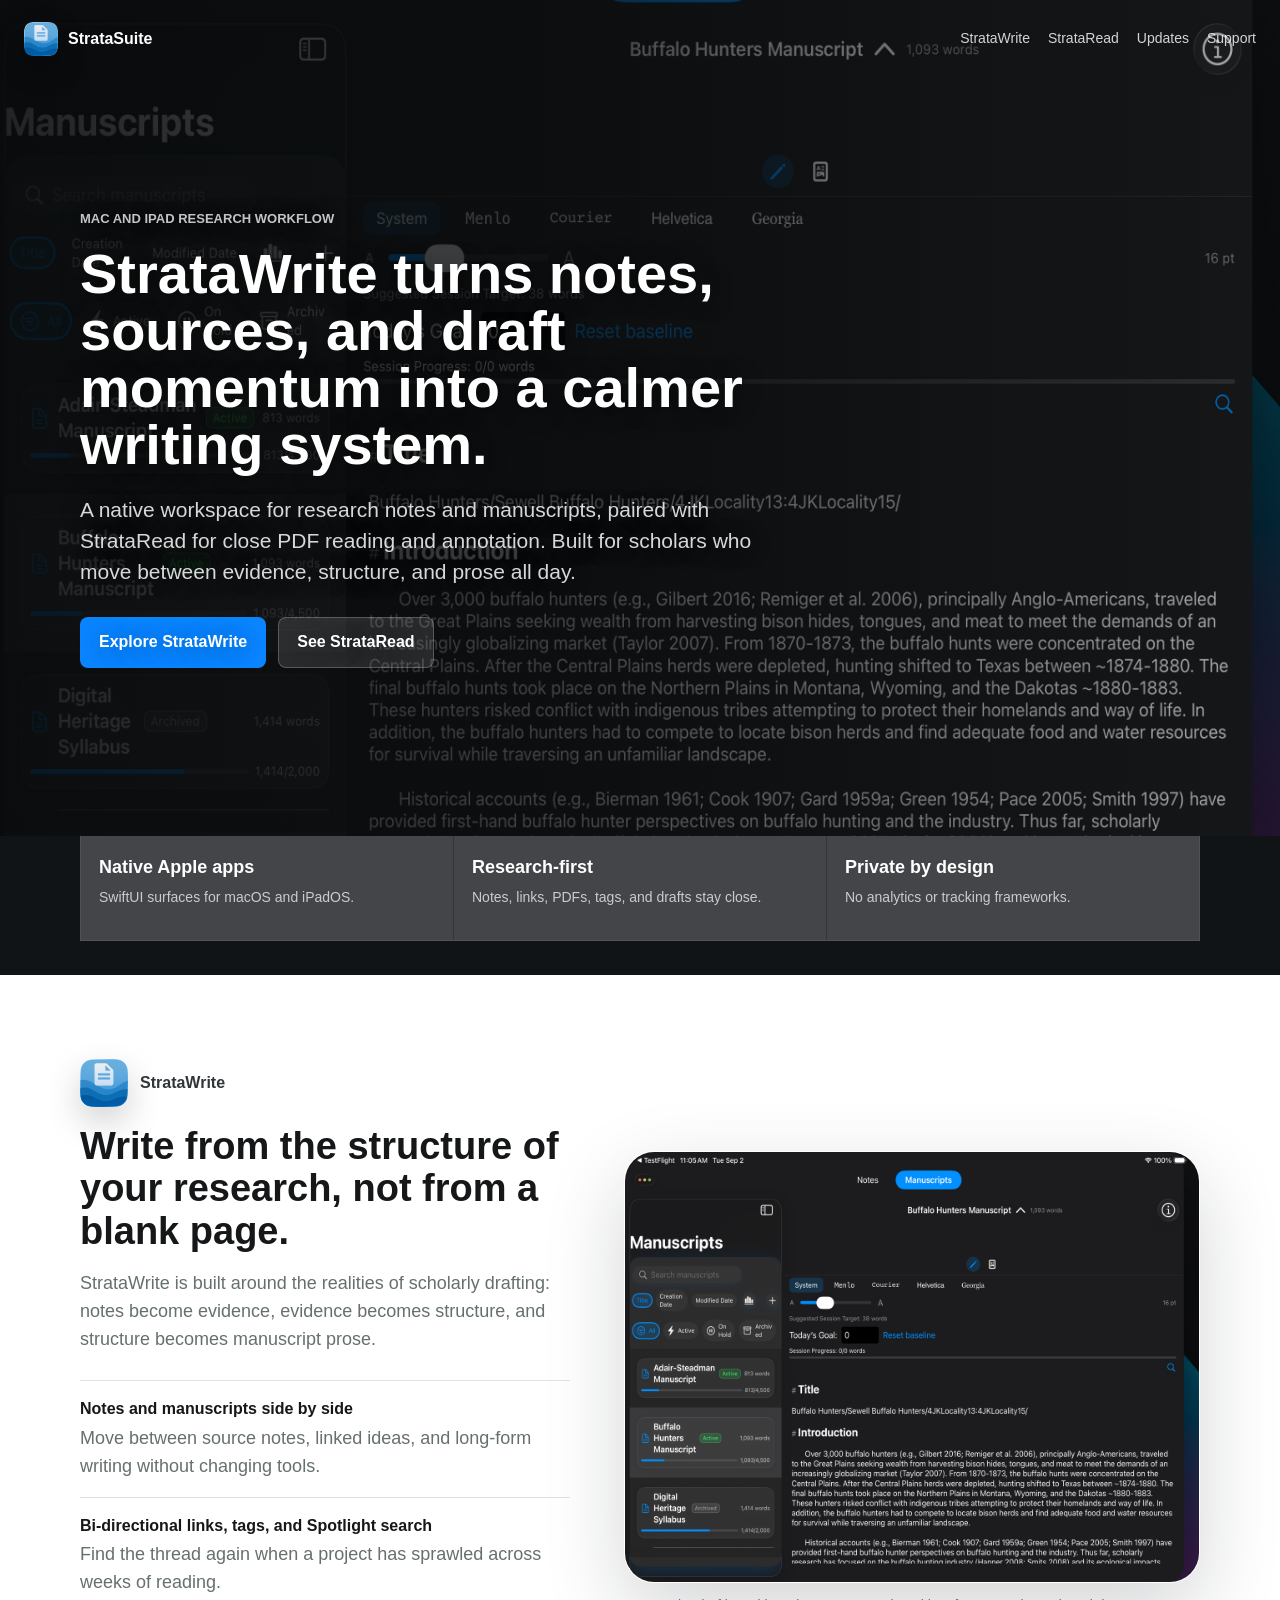
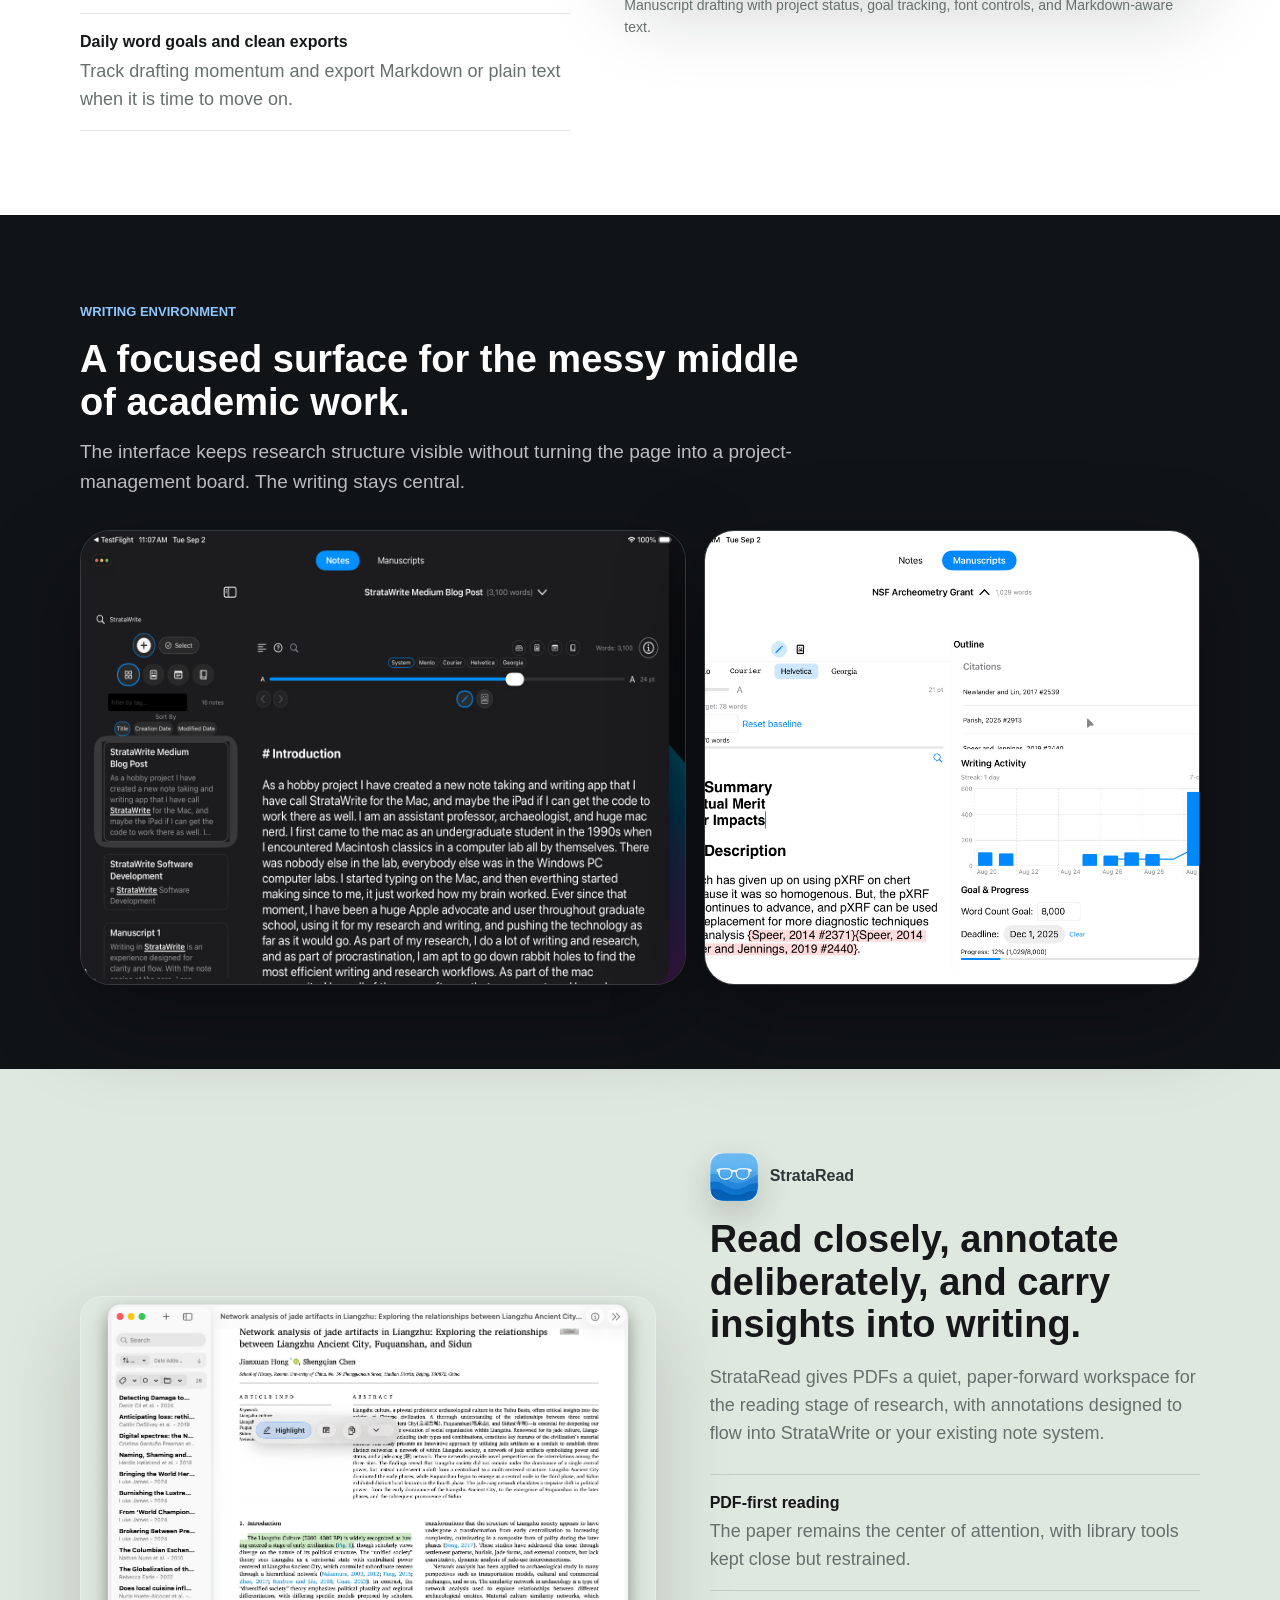
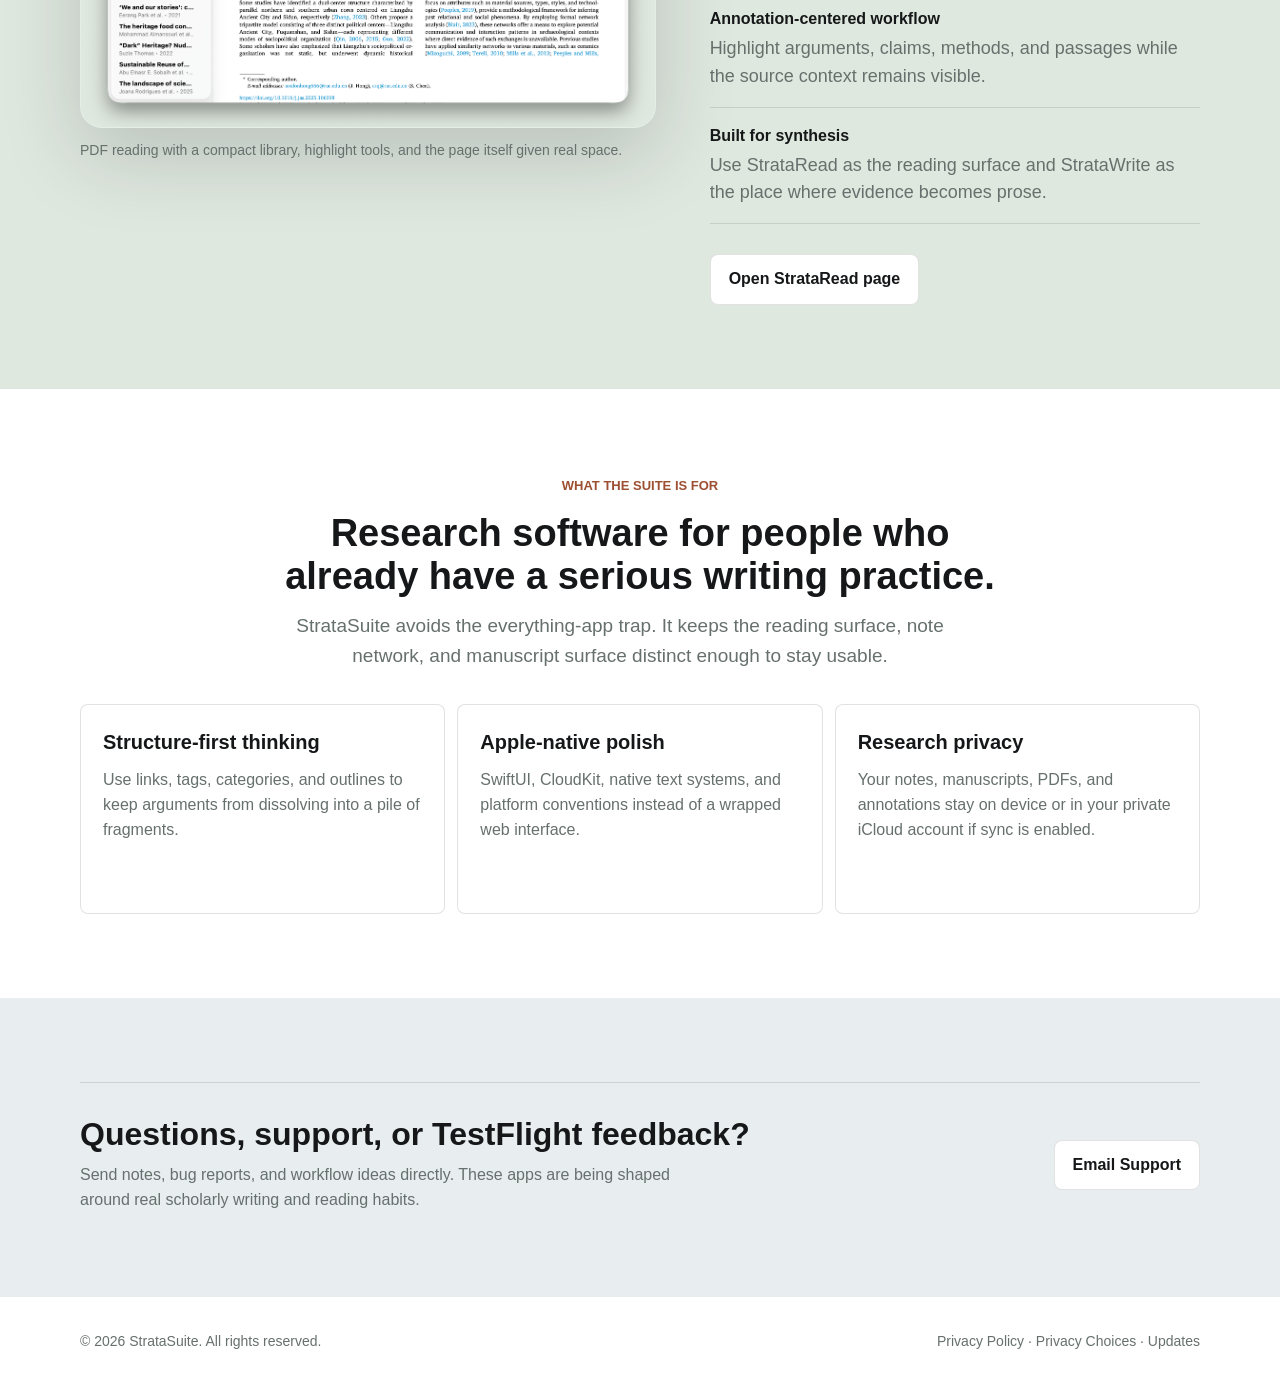
<file: index.html>
<!DOCTYPE html>
<html lang="en">
<head>
  <meta charset="utf-8">
  <meta name="viewport" content="width=device-width, initial-scale=1">
  <title>StrataWrite &mdash; StrataSuite</title>

  <meta name="description" content="StrataSuite for macOS and iPadOS: StrataWrite for research-first drafting and StrataRead for PDF reading and annotation workflows.">
  <link rel="apple-touch-icon" sizes="180x180" href="apple-touch-icon.png">
  <link rel="icon" type="image/png" sizes="32x32" href="favicon-32x32.png">
  <link rel="icon" type="image/png" sizes="16x16" href="favicon-16x16.png">
  <link rel="manifest" href="site.webmanifest">
  <link rel="stylesheet" href="assets/site.css">

  <meta property="og:title" content="StrataWrite">
  <meta property="og:description" content="Research-first writing, notes, manuscripts, PDF reading, and annotation workflows for macOS and iPadOS.">
  <meta property="og:type" content="website">
  <meta property="og:image" content="android-chrome-512x512.png">
</head>

<body>
  <header class="hero home-hero">
    <nav class="site-nav" aria-label="Primary navigation">
      <a class="brand" href="index.html">
        <img src="android-chrome-192x192.png" alt="StrataWrite icon">
        <span>StrataSuite</span>
      </a>
      <div class="nav-links">
        <a href="#stratawrite">StrataWrite</a>
        <a href="#strataread">StrataRead</a>
        <a href="blog.html">Updates</a>
        <a href="mailto:stance@mac.com?subject=StrataWrite%20Support">Support</a>
      </div>
    </nav>

    <div class="hero-inner">
      <div class="hero-copy">
        <p class="eyebrow">Mac and iPad research workflow</p>
        <h1>StrataWrite turns notes, sources, and draft momentum into a calmer writing system.</h1>
        <p class="hero-sub">A native workspace for research notes and manuscripts, paired with StrataRead for close PDF reading and annotation. Built for scholars who move between evidence, structure, and prose all day.</p>
        <div class="actions">
          <a class="button primary" href="#stratawrite">Explore StrataWrite</a>
          <a class="button" href="#strataread">See StrataRead</a>
        </div>
      </div>

    </div>
  </header>

  <main>
    <section class="proof-band" aria-label="Product highlights">
      <div class="hero-proof">
        <div class="proof-item">
          <strong>Native Apple apps</strong>
          <span>SwiftUI surfaces for macOS and iPadOS.</span>
        </div>
        <div class="proof-item">
          <strong>Research-first</strong>
          <span>Notes, links, PDFs, tags, and drafts stay close.</span>
        </div>
        <div class="proof-item">
          <strong>Private by design</strong>
          <span>No analytics or tracking frameworks.</span>
        </div>
      </div>
    </section>

    <section class="band white" id="stratawrite">
      <div class="wrap product-row">
        <div class="product-copy">
          <div class="app-mark">
            <img src="android-chrome-192x192.png" alt="">
            <span>StrataWrite</span>
          </div>
          <h2>Write from the structure of your research, not from a blank page.</h2>
          <p>StrataWrite is built around the realities of scholarly drafting: notes become evidence, evidence becomes structure, and structure becomes manuscript prose.</p>

          <div class="feature-lines">
            <div class="feature-line">
              <strong>Notes and manuscripts side by side</strong>
              <p>Move between source notes, linked ideas, and long-form writing without changing tools.</p>
            </div>
            <div class="feature-line">
              <strong>Bi-directional links, tags, and Spotlight search</strong>
              <p>Find the thread again when a project has sprawled across weeks of reading.</p>
            </div>
            <div class="feature-line">
              <strong>Daily word goals and clean exports</strong>
              <p>Track drafting momentum and export Markdown or plain text when it is time to move on.</p>
            </div>
          </div>
        </div>

        <figure class="screen ipad">
          <img src="assets/shot1.png" alt="StrataWrite manuscript editor with project list, writing goals, and draft text.">
          <figcaption class="screen-caption">Manuscript drafting with project status, goal tracking, font controls, and Markdown-aware text.</figcaption>
        </figure>
      </div>
    </section>

    <section class="band dark">
      <div class="wrap">
        <div class="section-heading">
          <p class="eyebrow">Writing environment</p>
          <h2>A focused surface for the messy middle of academic work.</h2>
          <p class="lede">The interface keeps research structure visible without turning the page into a project-management board. The writing stays central.</p>
        </div>

        <div class="showcase-grid">
          <figure class="screen ipad">
            <img src="assets/shot2.png" alt="StrataWrite notes editor with linked writing text and formatting controls.">
          </figure>
          <figure class="screen ipad">
            <img src="assets/shot4.png" alt="StrataWrite list and outline view for managing manuscript sections.">
          </figure>
        </div>
      </div>
    </section>

    <section class="band sage" id="strataread">
      <div class="wrap product-row reverse">
        <figure class="screen window">
          <img src="assets/strataread-shot1.png" alt="StrataRead PDF reader with paper library and annotation controls.">
          <figcaption class="screen-caption">PDF reading with a compact library, highlight tools, and the page itself given real space.</figcaption>
        </figure>

        <div class="product-copy">
          <div class="app-mark">
            <img src="assets/strataread-icon.png" alt="">
            <span>StrataRead</span>
          </div>
          <h2>Read closely, annotate deliberately, and carry insights into writing.</h2>
          <p>StrataRead gives PDFs a quiet, paper-forward workspace for the reading stage of research, with annotations designed to flow into StrataWrite or your existing note system.</p>

          <div class="feature-lines">
            <div class="feature-line">
              <strong>PDF-first reading</strong>
              <p>The paper remains the center of attention, with library tools kept close but restrained.</p>
            </div>
            <div class="feature-line">
              <strong>Annotation-centered workflow</strong>
              <p>Highlight arguments, claims, methods, and passages while the source context remains visible.</p>
            </div>
            <div class="feature-line">
              <strong>Built for synthesis</strong>
              <p>Use StrataRead as the reading surface and StrataWrite as the place where evidence becomes prose.</p>
            </div>
          </div>

          <div class="actions">
            <a class="button light" href="strataread.html">Open StrataRead page</a>
          </div>
        </div>
      </div>
    </section>

    <section class="band white">
      <div class="wrap">
        <div class="section-heading center">
          <p class="eyebrow">What the suite is for</p>
          <h2>Research software for people who already have a serious writing practice.</h2>
          <p class="lede">StrataSuite avoids the everything-app trap. It keeps the reading surface, note network, and manuscript surface distinct enough to stay usable.</p>
        </div>

        <div class="feature-grid">
          <article class="feature-tile">
            <h3>Structure-first thinking</h3>
            <p>Use links, tags, categories, and outlines to keep arguments from dissolving into a pile of fragments.</p>
          </article>
          <article class="feature-tile">
            <h3>Apple-native polish</h3>
            <p>SwiftUI, CloudKit, native text systems, and platform conventions instead of a wrapped web interface.</p>
          </article>
          <article class="feature-tile">
            <h3>Research privacy</h3>
            <p>Your notes, manuscripts, PDFs, and annotations stay on device or in your private iCloud account if sync is enabled.</p>
          </article>
        </div>
      </div>
    </section>

    <section class="band mist">
      <div class="wrap closing">
        <div>
          <h2>Questions, support, or TestFlight feedback?</h2>
          <p>Send notes, bug reports, and workflow ideas directly. These apps are being shaped around real scholarly writing and reading habits.</p>
        </div>
        <a class="button light" href="mailto:stance@mac.com?subject=StrataSuite%20Support">Email Support</a>
      </div>
    </section>
  </main>

  <footer class="site-footer">
    <div class="footer-inner">
      <span>&copy; <span id="year"></span> StrataSuite. All rights reserved.</span>
      <span><a href="privacy.html">Privacy Policy</a> · <a href="privacy-choices.html">Privacy Choices</a> · <a href="blog.html">Updates</a></span>
    </div>
    <script>document.getElementById('year').textContent = new Date().getFullYear();</script>
  </footer>
</body>
</html>
</file>
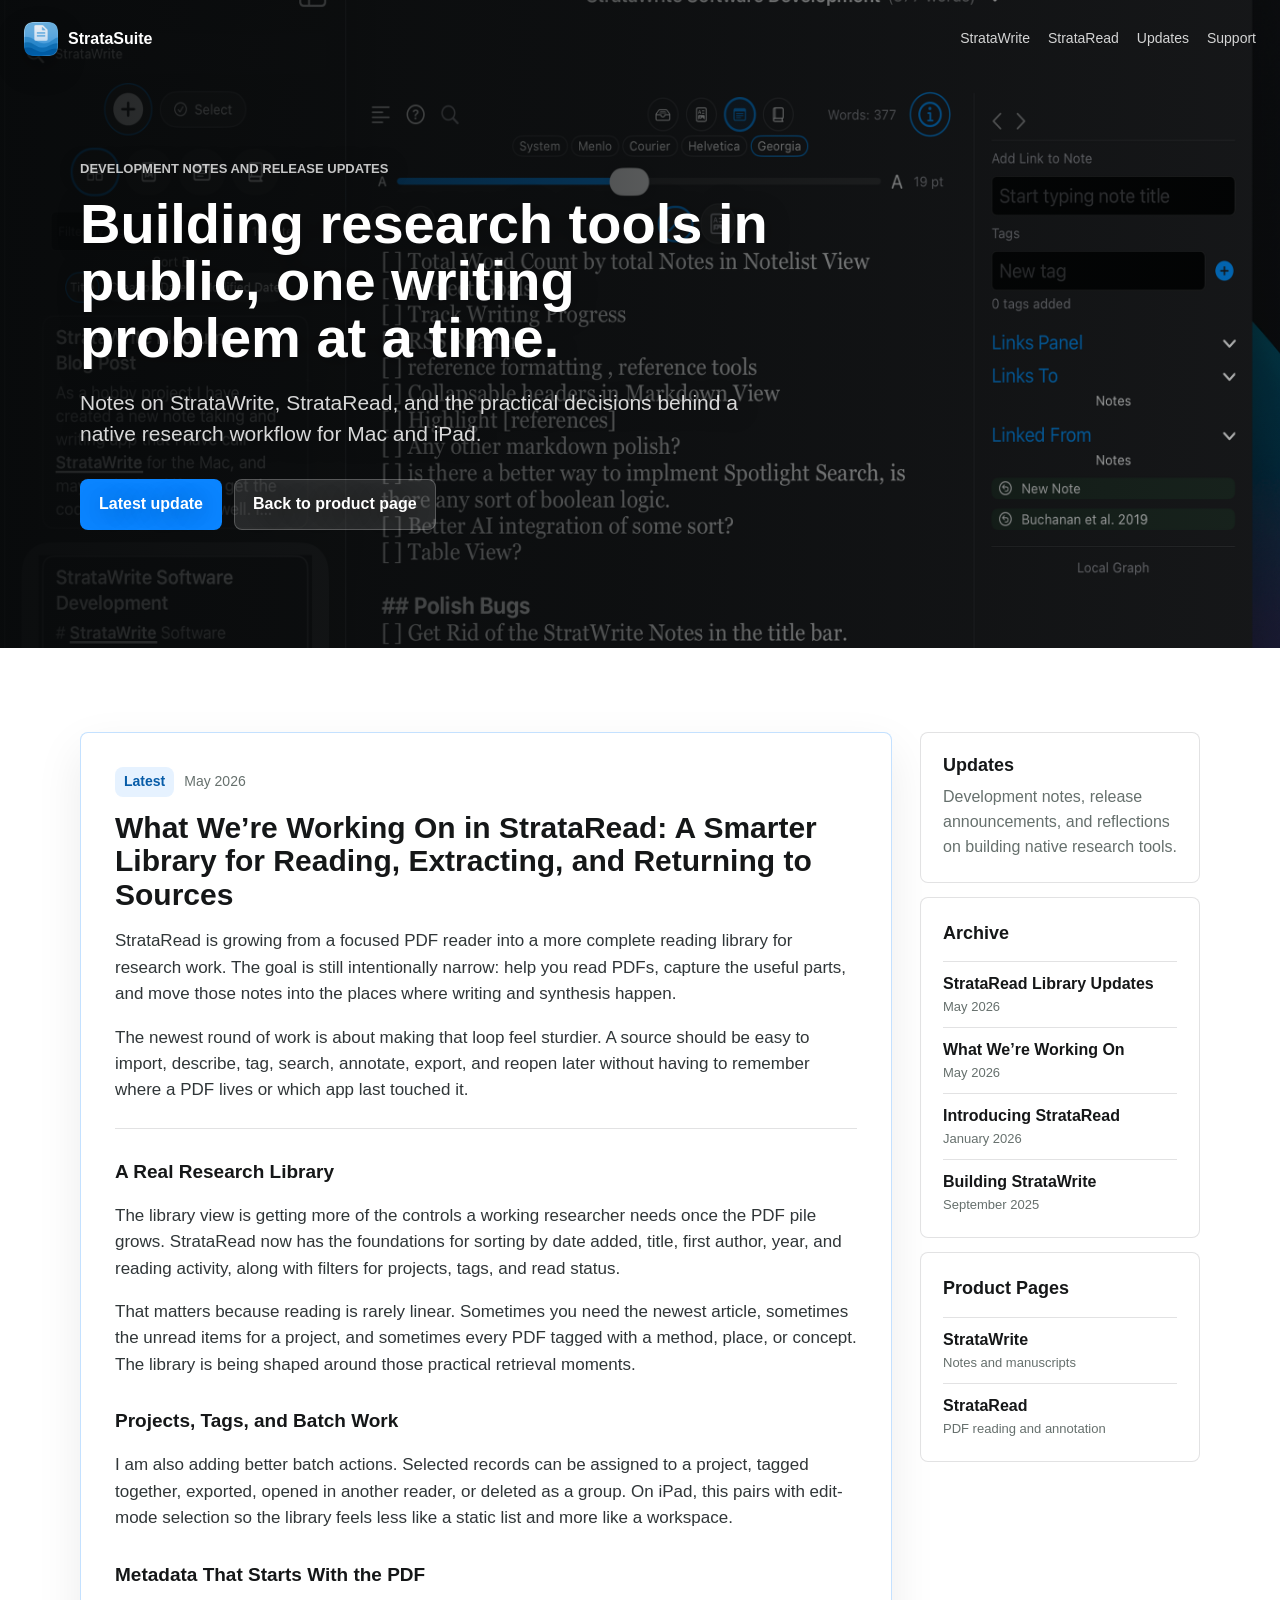
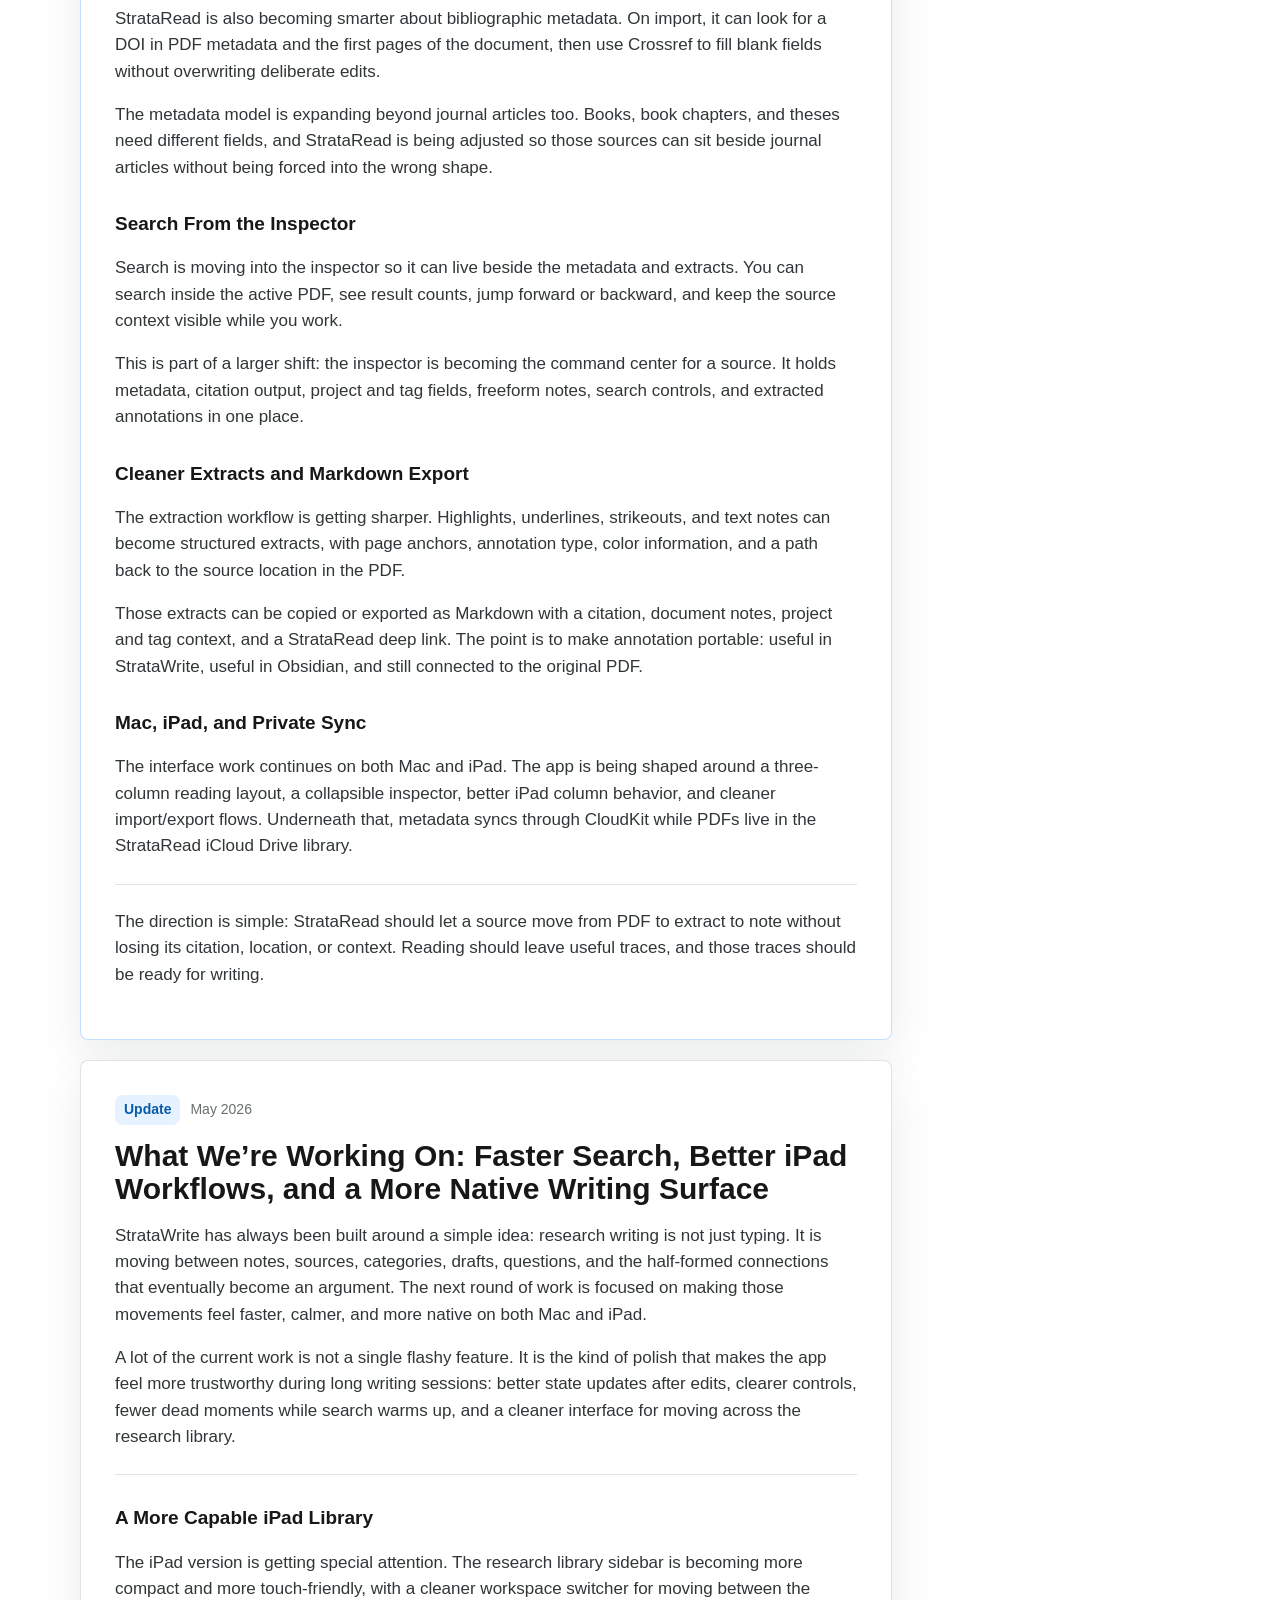
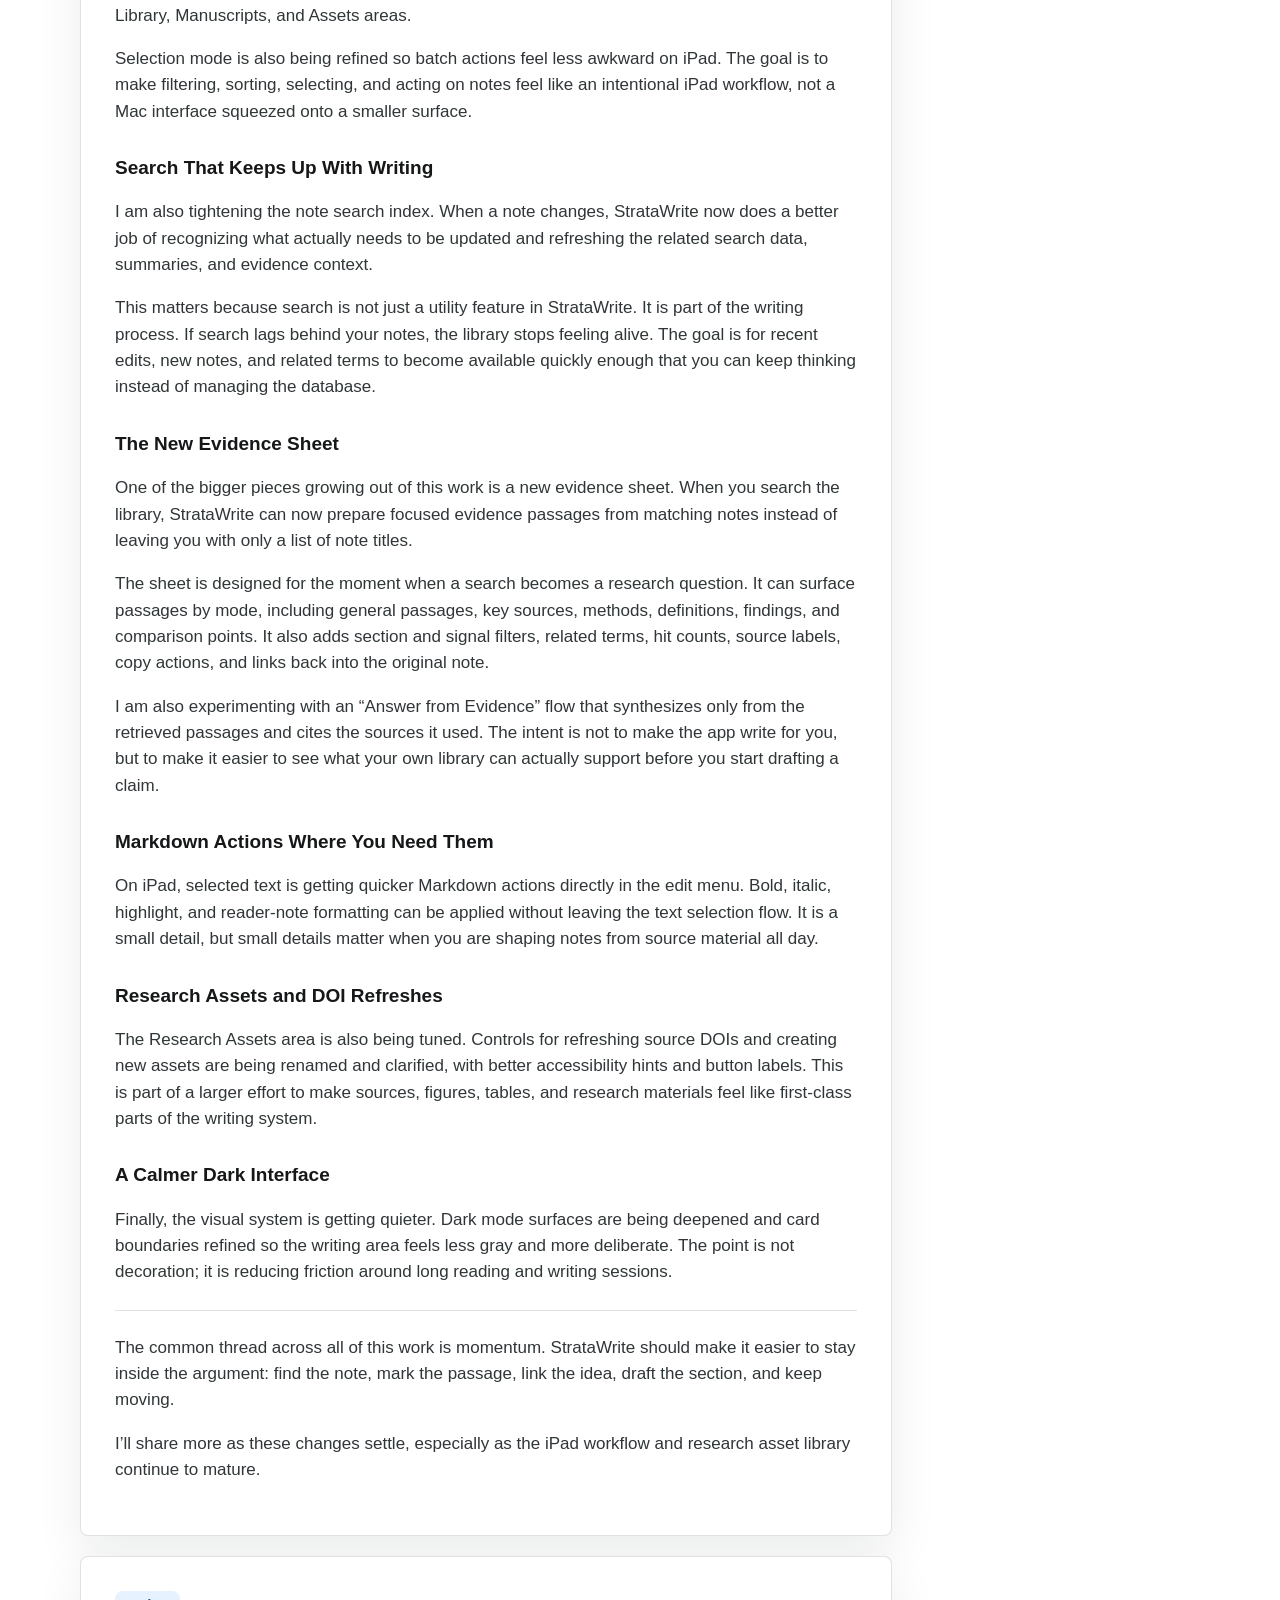
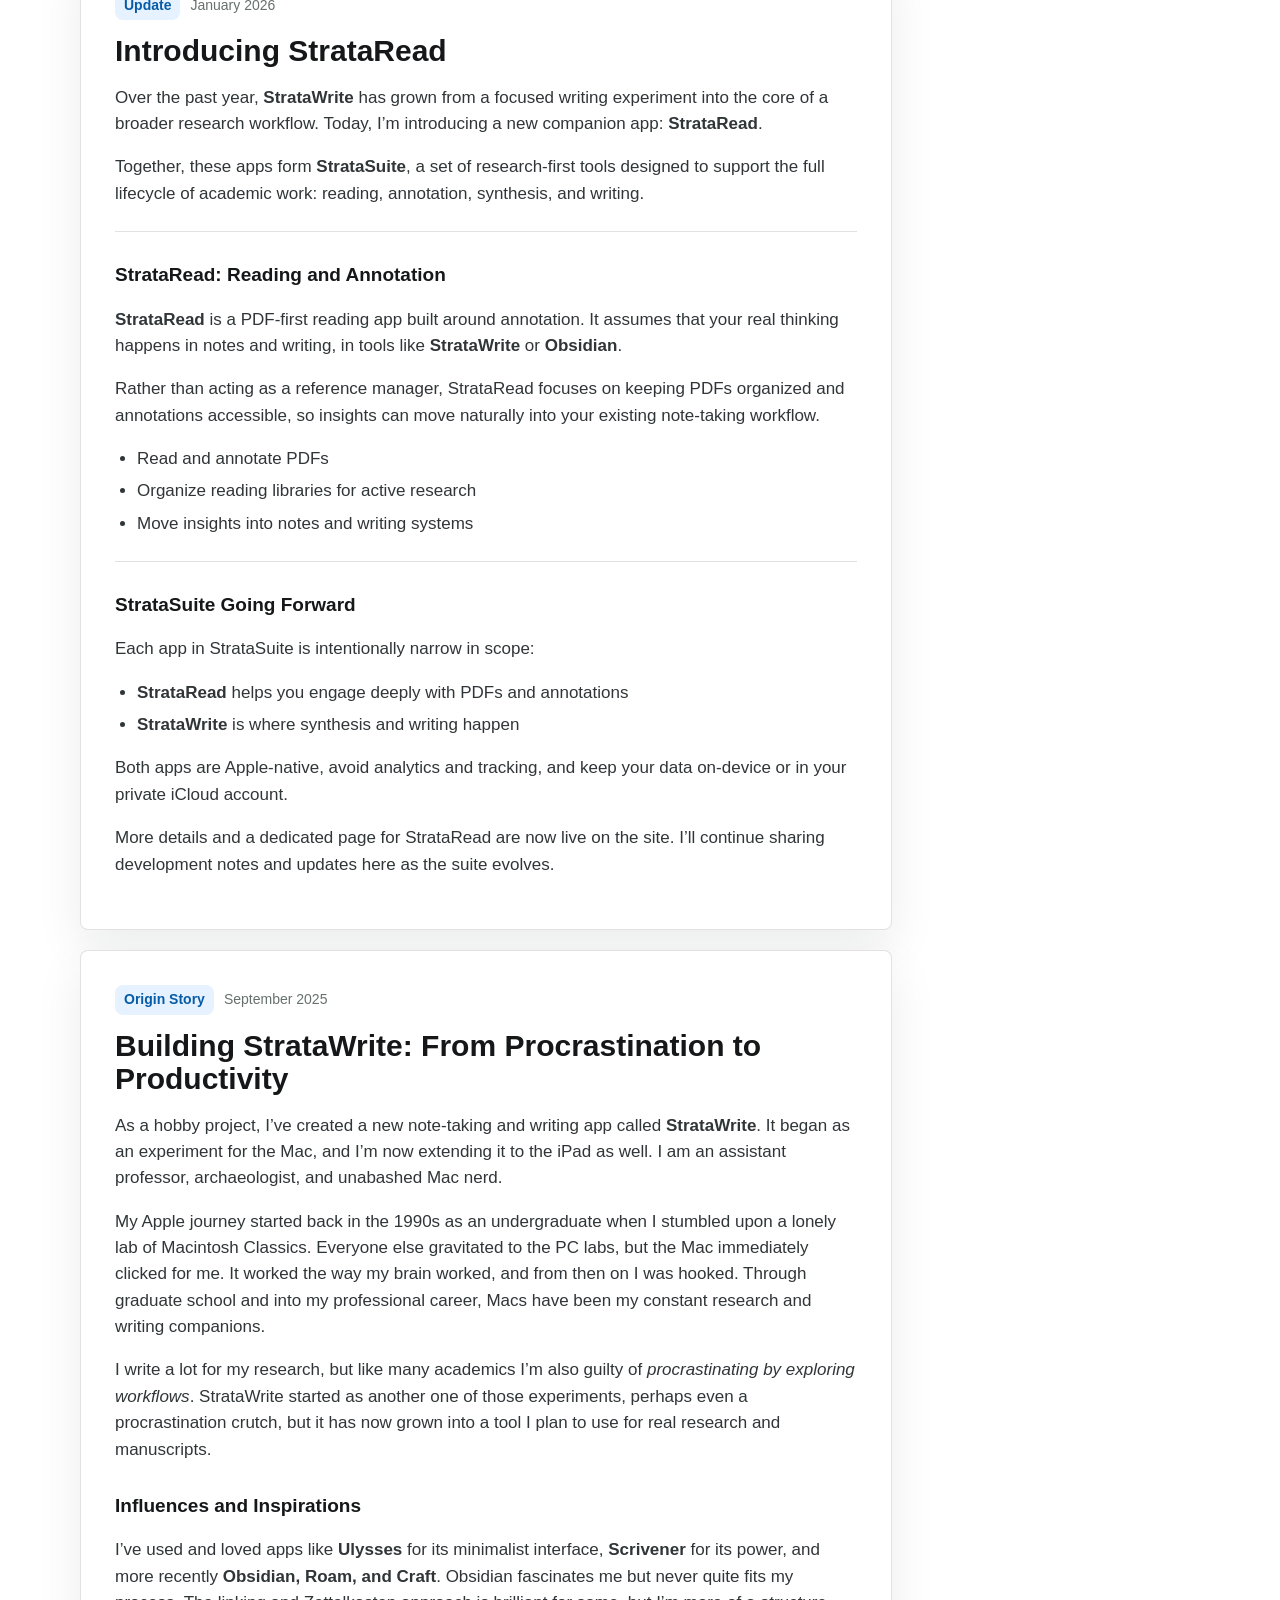
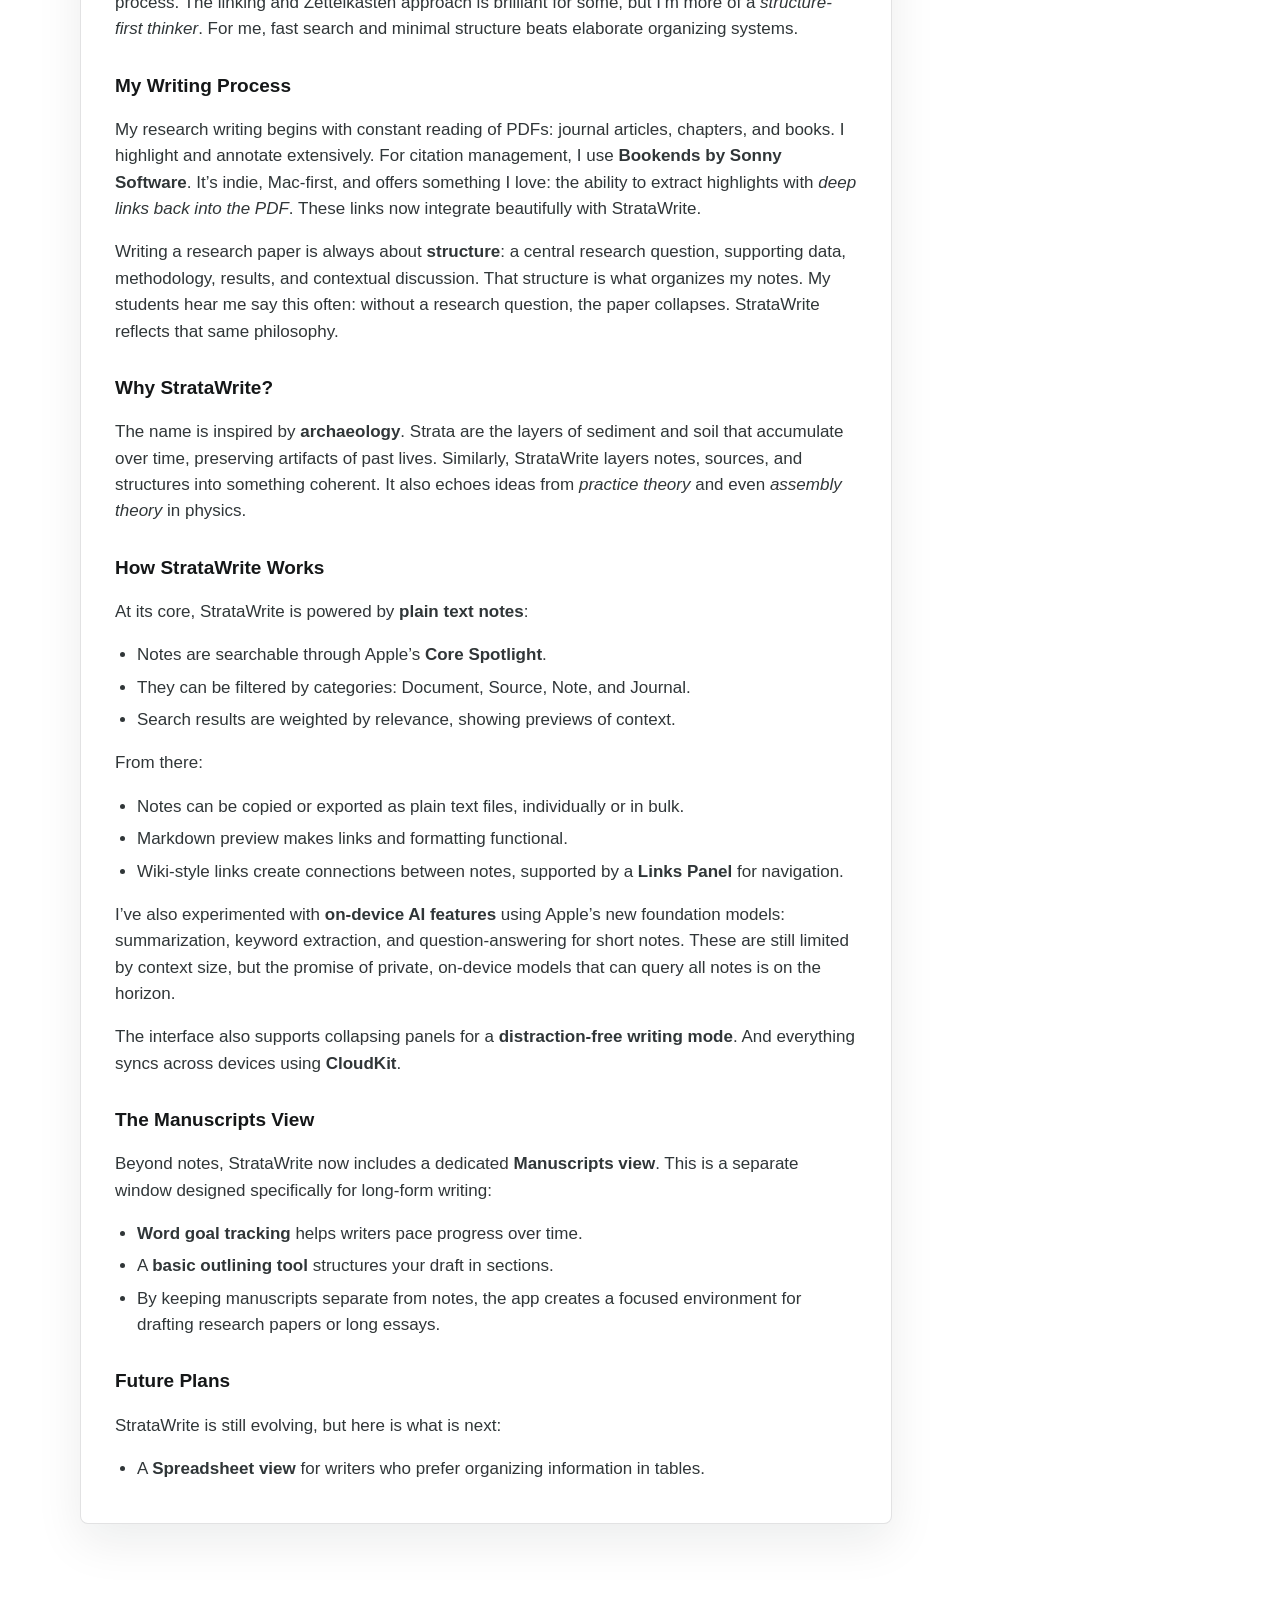
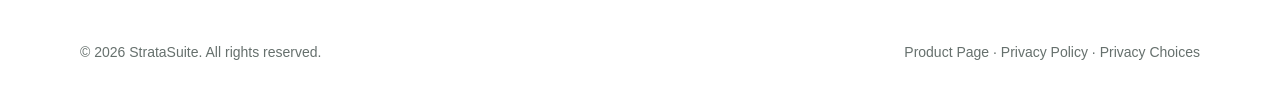
<file: blog.html>
<!DOCTYPE html>
<html lang="en">
<head>
  <meta charset="utf-8">
  <meta name="viewport" content="width=device-width, initial-scale=1">
  <title>StrataWrite Updates and Blog</title>
  <meta name="description" content="Product updates, release notes, and development notes for StrataWrite and StrataRead.">
  <link rel="apple-touch-icon" sizes="180x180" href="apple-touch-icon.png">
  <link rel="icon" type="image/png" sizes="32x32" href="favicon-32x32.png">
  <link rel="icon" type="image/png" sizes="16x16" href="favicon-16x16.png">
  <link rel="manifest" href="site.webmanifest">
  <link rel="stylesheet" href="assets/site.css">
</head>

<body>
  <header class="hero updates-hero">
    <nav class="site-nav" aria-label="Primary navigation">
      <a class="brand" href="index.html">
        <img src="android-chrome-192x192.png" alt="StrataWrite icon">
        <span>StrataSuite</span>
      </a>
      <div class="nav-links">
        <a href="index.html#stratawrite">StrataWrite</a>
        <a href="index.html#strataread">StrataRead</a>
        <a href="blog.html">Updates</a>
        <a href="mailto:stance@mac.com?subject=StrataSuite%20Support">Support</a>
      </div>
    </nav>

    <div class="hero-inner">
      <div class="hero-copy">
        <p class="eyebrow">Development notes and release updates</p>
        <h1>Building research tools in public, one writing problem at a time.</h1>
        <p class="hero-sub">Notes on StrataWrite, StrataRead, and the practical decisions behind a native research workflow for Mac and iPad.</p>
        <div class="actions">
          <a class="button primary" href="#strataread-next-updates">Latest update</a>
          <a class="button" href="index.html">Back to product page</a>
        </div>
      </div>
    </div>
  </header>

  <main class="blog-main">
    <section class="band white">
      <div class="wrap blog-layout">
        <div class="post-list">
          <article class="post-card featured" id="strataread-next-updates">
            <div class="post-meta">
              <span class="post-badge">Latest</span>
              <span>May 2026</span>
            </div>
            <h2>What We&rsquo;re Working On in StrataRead: A Smarter Library for Reading, Extracting, and Returning to Sources</h2>

            <p>
              StrataRead is growing from a focused PDF reader into a more complete reading library for
              research work. The goal is still intentionally narrow: help you read PDFs, capture the useful
              parts, and move those notes into the places where writing and synthesis happen.
            </p>

            <p>
              The newest round of work is about making that loop feel sturdier. A source should be easy to
              import, describe, tag, search, annotate, export, and reopen later without having to remember
              where a PDF lives or which app last touched it.
            </p>

            <div class="divider"></div>

            <h3>A Real Research Library</h3>
            <p>
              The library view is getting more of the controls a working researcher needs once the PDF pile
              grows. StrataRead now has the foundations for sorting by date added, title, first author, year,
              and reading activity, along with filters for projects, tags, and read status.
            </p>

            <p>
              That matters because reading is rarely linear. Sometimes you need the newest article, sometimes
              the unread items for a project, and sometimes every PDF tagged with a method, place, or concept.
              The library is being shaped around those practical retrieval moments.
            </p>

            <h3>Projects, Tags, and Batch Work</h3>
            <p>
              I am also adding better batch actions. Selected records can be assigned to a project, tagged
              together, exported, opened in another reader, or deleted as a group. On iPad, this pairs with
              edit-mode selection so the library feels less like a static list and more like a workspace.
            </p>

            <h3>Metadata That Starts With the PDF</h3>
            <p>
              StrataRead is also becoming smarter about bibliographic metadata. On import, it can look for a
              DOI in PDF metadata and the first pages of the document, then use Crossref to fill blank fields
              without overwriting deliberate edits.
            </p>

            <p>
              The metadata model is expanding beyond journal articles too. Books, book chapters, and theses
              need different fields, and StrataRead is being adjusted so those sources can sit beside journal
              articles without being forced into the wrong shape.
            </p>

            <h3>Search From the Inspector</h3>
            <p>
              Search is moving into the inspector so it can live beside the metadata and extracts. You can
              search inside the active PDF, see result counts, jump forward or backward, and keep the source
              context visible while you work.
            </p>

            <p>
              This is part of a larger shift: the inspector is becoming the command center for a source. It
              holds metadata, citation output, project and tag fields, freeform notes, search controls, and
              extracted annotations in one place.
            </p>

            <h3>Cleaner Extracts and Markdown Export</h3>
            <p>
              The extraction workflow is getting sharper. Highlights, underlines, strikeouts, and text notes
              can become structured extracts, with page anchors, annotation type, color information, and a
              path back to the source location in the PDF.
            </p>

            <p>
              Those extracts can be copied or exported as Markdown with a citation, document notes, project
              and tag context, and a StrataRead deep link. The point is to make annotation portable: useful in
              StrataWrite, useful in Obsidian, and still connected to the original PDF.
            </p>

            <h3>Mac, iPad, and Private Sync</h3>
            <p>
              The interface work continues on both Mac and iPad. The app is being shaped around a three-column
              reading layout, a collapsible inspector, better iPad column behavior, and cleaner import/export
              flows. Underneath that, metadata syncs through CloudKit while PDFs live in the StrataRead iCloud
              Drive library.
            </p>

            <div class="divider"></div>

            <p>
              The direction is simple: StrataRead should let a source move from PDF to extract to note without
              losing its citation, location, or context. Reading should leave useful traces, and those traces
              should be ready for writing.
            </p>
          </article>

          <article class="post-card" id="working-on-next">
            <div class="post-meta">
              <span class="post-badge">Update</span>
              <span>May 2026</span>
            </div>
            <h2>What We&rsquo;re Working On: Faster Search, Better iPad Workflows, and a More Native Writing Surface</h2>

            <p>
              StrataWrite has always been built around a simple idea: research writing is not just typing.
              It is moving between notes, sources, categories, drafts, questions, and the half-formed
              connections that eventually become an argument. The next round of work is focused on making
              those movements feel faster, calmer, and more native on both Mac and iPad.
            </p>

            <p>
              A lot of the current work is not a single flashy feature. It is the kind of polish that makes
              the app feel more trustworthy during long writing sessions: better state updates after edits,
              clearer controls, fewer dead moments while search warms up, and a cleaner interface for moving
              across the research library.
            </p>

            <div class="divider"></div>

            <h3>A More Capable iPad Library</h3>
            <p>
              The iPad version is getting special attention. The research library sidebar is becoming more
              compact and more touch-friendly, with a cleaner workspace switcher for moving between the
              Library, Manuscripts, and Assets areas.
            </p>

            <p>
              Selection mode is also being refined so batch actions feel less awkward on iPad. The goal is
              to make filtering, sorting, selecting, and acting on notes feel like an intentional iPad
              workflow, not a Mac interface squeezed onto a smaller surface.
            </p>

            <h3>Search That Keeps Up With Writing</h3>
            <p>
              I am also tightening the note search index. When a note changes, StrataWrite now does a better
              job of recognizing what actually needs to be updated and refreshing the related search data,
              summaries, and evidence context.
            </p>

            <p>
              This matters because search is not just a utility feature in StrataWrite. It is part of the
              writing process. If search lags behind your notes, the library stops feeling alive. The goal is
              for recent edits, new notes, and related terms to become available quickly enough that you can
              keep thinking instead of managing the database.
            </p>

            <h3>The New Evidence Sheet</h3>
            <p>
              One of the bigger pieces growing out of this work is a new evidence sheet. When you search the
              library, StrataWrite can now prepare focused evidence passages from matching notes instead of
              leaving you with only a list of note titles.
            </p>

            <p>
              The sheet is designed for the moment when a search becomes a research question. It can surface
              passages by mode, including general passages, key sources, methods, definitions, findings, and
              comparison points. It also adds section and signal filters, related terms, hit counts, source
              labels, copy actions, and links back into the original note.
            </p>

            <p>
              I am also experimenting with an &ldquo;Answer from Evidence&rdquo; flow that synthesizes only from
              the retrieved passages and cites the sources it used. The intent is not to make the app write
              for you, but to make it easier to see what your own library can actually support before you
              start drafting a claim.
            </p>

            <h3>Markdown Actions Where You Need Them</h3>
            <p>
              On iPad, selected text is getting quicker Markdown actions directly in the edit menu. Bold,
              italic, highlight, and reader-note formatting can be applied without leaving the text selection
              flow. It is a small detail, but small details matter when you are shaping notes from source
              material all day.
            </p>

            <h3>Research Assets and DOI Refreshes</h3>
            <p>
              The Research Assets area is also being tuned. Controls for refreshing source DOIs and creating
              new assets are being renamed and clarified, with better accessibility hints and button labels.
              This is part of a larger effort to make sources, figures, tables, and research materials feel
              like first-class parts of the writing system.
            </p>

            <h3>A Calmer Dark Interface</h3>
            <p>
              Finally, the visual system is getting quieter. Dark mode surfaces are being deepened and card
              boundaries refined so the writing area feels less gray and more deliberate. The point is not
              decoration; it is reducing friction around long reading and writing sessions.
            </p>

            <div class="divider"></div>

            <p>
              The common thread across all of this work is momentum. StrataWrite should make it easier to
              stay inside the argument: find the note, mark the passage, link the idea, draft the section,
              and keep moving.
            </p>

            <p>
              I&rsquo;ll share more as these changes settle, especially as the iPad workflow and research asset
              library continue to mature.
            </p>
          </article>

          <article class="post-card" id="introducing-stratasuite">
            <div class="post-meta">
              <span class="post-badge">Update</span>
              <span>January 2026</span>
            </div>
            <h2>Introducing StrataRead</h2>

            <p>
              Over the past year, <strong>StrataWrite</strong> has grown from a focused writing experiment
              into the core of a broader research workflow. Today, I&rsquo;m introducing a new companion app:
              <strong>StrataRead</strong>.
            </p>

            <p>
              Together, these apps form <strong>StrataSuite</strong>, a set of research-first tools designed
              to support the full lifecycle of academic work: reading, annotation, synthesis, and writing.
            </p>

            <div class="divider"></div>

            <h3>StrataRead: Reading and Annotation</h3>
            <p>
              <strong>StrataRead</strong> is a PDF-first reading app built around annotation.
              It assumes that your real thinking happens in notes and writing, in tools like
              <strong>StrataWrite</strong> or <strong>Obsidian</strong>.
            </p>

            <p>
              Rather than acting as a reference manager, StrataRead focuses on keeping PDFs organized
              and annotations accessible, so insights can move naturally into your existing note-taking
              workflow.
            </p>

            <ul>
              <li>Read and annotate PDFs</li>
              <li>Organize reading libraries for active research</li>
              <li>Move insights into notes and writing systems</li>
            </ul>

            <div class="divider"></div>

            <h3>StrataSuite Going Forward</h3>
            <p>Each app in StrataSuite is intentionally narrow in scope:</p>

            <ul>
              <li><strong>StrataRead</strong> helps you engage deeply with PDFs and annotations</li>
              <li><strong>StrataWrite</strong> is where synthesis and writing happen</li>
            </ul>

            <p>
              Both apps are Apple-native, avoid analytics and tracking, and keep your data
              on-device or in your private iCloud account.
            </p>

            <p>
              More details and a dedicated page for StrataRead are now live on the site.
              I&rsquo;ll continue sharing development notes and updates here as the suite evolves.
            </p>
          </article>

          <article class="post-card" id="intro-stratawrite">
            <div class="post-meta">
              <span class="post-badge">Origin Story</span>
              <span>September 2025</span>
            </div>
            <h2>Building StrataWrite: From Procrastination to Productivity</h2>

            <p>As a hobby project, I&rsquo;ve created a new note-taking and writing app called <strong>StrataWrite</strong>. It began as an experiment for the Mac, and I&rsquo;m now extending it to the iPad as well. I am an assistant professor, archaeologist, and unabashed Mac nerd.</p>

            <p>My Apple journey started back in the 1990s as an undergraduate when I stumbled upon a lonely lab of Macintosh Classics. Everyone else gravitated to the PC labs, but the Mac immediately clicked for me. It worked the way my brain worked, and from then on I was hooked. Through graduate school and into my professional career, Macs have been my constant research and writing companions.</p>

            <p>I write a lot for my research, but like many academics I&rsquo;m also guilty of <em>procrastinating by exploring workflows</em>. StrataWrite started as another one of those experiments, perhaps even a procrastination crutch, but it has now grown into a tool I plan to use for real research and manuscripts.</p>

            <h3>Influences and Inspirations</h3>
            <p>I&rsquo;ve used and loved apps like <strong>Ulysses</strong> for its minimalist interface, <strong>Scrivener</strong> for its power, and more recently <strong>Obsidian, Roam, and Craft</strong>. Obsidian fascinates me but never quite fits my process. The linking and Zettelkasten approach is brilliant for some, but I&rsquo;m more of a <em>structure-first thinker</em>. For me, fast search and minimal structure beats elaborate organizing systems.</p>

            <h3>My Writing Process</h3>
            <p>My research writing begins with constant reading of PDFs: journal articles, chapters, and books. I highlight and annotate extensively. For citation management, I use <strong>Bookends by Sonny Software</strong>. It&rsquo;s indie, Mac-first, and offers something I love: the ability to extract highlights with <em>deep links back into the PDF</em>. These links now integrate beautifully with StrataWrite.</p>

            <p>Writing a research paper is always about <strong>structure</strong>: a central research question, supporting data, methodology, results, and contextual discussion. That structure is what organizes my notes. My students hear me say this often: without a research question, the paper collapses. StrataWrite reflects that same philosophy.</p>

            <h3>Why StrataWrite?</h3>
            <p>The name is inspired by <strong>archaeology</strong>. Strata are the layers of sediment and soil that accumulate over time, preserving artifacts of past lives. Similarly, StrataWrite layers notes, sources, and structures into something coherent. It also echoes ideas from <em>practice theory</em> and even <em>assembly theory</em> in physics.</p>

            <h3>How StrataWrite Works</h3>
            <p>At its core, StrataWrite is powered by <strong>plain text notes</strong>:</p>
            <ul>
              <li>Notes are searchable through Apple&rsquo;s <strong>Core Spotlight</strong>.</li>
              <li>They can be filtered by categories: Document, Source, Note, and Journal.</li>
              <li>Search results are weighted by relevance, showing previews of context.</li>
            </ul>

            <p>From there:</p>
            <ul>
              <li>Notes can be copied or exported as plain text files, individually or in bulk.</li>
              <li>Markdown preview makes links and formatting functional.</li>
              <li>Wiki-style links create connections between notes, supported by a <strong>Links Panel</strong> for navigation.</li>
            </ul>

            <p>I&rsquo;ve also experimented with <strong>on-device AI features</strong> using Apple&rsquo;s new foundation models: summarization, keyword extraction, and question-answering for short notes. These are still limited by context size, but the promise of private, on-device models that can query all notes is on the horizon.</p>

            <p>The interface also supports collapsing panels for a <strong>distraction-free writing mode</strong>. And everything syncs across devices using <strong>CloudKit</strong>.</p>

            <h3>The Manuscripts View</h3>
            <p>Beyond notes, StrataWrite now includes a dedicated <strong>Manuscripts view</strong>. This is a separate window designed specifically for long-form writing:</p>
            <ul>
              <li><strong>Word goal tracking</strong> helps writers pace progress over time.</li>
              <li>A <strong>basic outlining tool</strong> structures your draft in sections.</li>
              <li>By keeping manuscripts separate from notes, the app creates a focused environment for drafting research papers or long essays.</li>
            </ul>

            <h3>Future Plans</h3>
            <p>StrataWrite is still evolving, but here is what is next:</p>
            <ul>
              <li>A <strong>Spreadsheet view</strong> for writers who prefer organizing information in tables.</li>
            </ul>
          </article>
        </div>

        <aside class="blog-sidebar" aria-label="Blog sidebar">
          <div class="sidebar-panel">
            <h2>Updates</h2>
            <p>Development notes, release announcements, and reflections on building native research tools.</p>
          </div>

          <div class="sidebar-panel">
            <h3>Archive</h3>
            <div class="archive-list">
              <a href="#strataread-next-updates">StrataRead Library Updates <span>May 2026</span></a>
              <a href="#working-on-next">What We&rsquo;re Working On <span>May 2026</span></a>
              <a href="#introducing-stratasuite">Introducing StrataRead <span>January 2026</span></a>
              <a href="#intro-stratawrite">Building StrataWrite <span>September 2025</span></a>
            </div>
          </div>

          <div class="sidebar-panel">
            <h3>Product Pages</h3>
            <div class="archive-list">
              <a href="index.html#stratawrite">StrataWrite <span>Notes and manuscripts</span></a>
              <a href="strataread.html">StrataRead <span>PDF reading and annotation</span></a>
            </div>
          </div>
        </aside>
      </div>
    </section>
  </main>

  <footer class="site-footer">
    <div class="footer-inner">
      <span>&copy; <span id="year"></span> StrataSuite. All rights reserved.</span>
      <span><a href="index.html">Product Page</a> · <a href="privacy.html">Privacy Policy</a> · <a href="privacy-choices.html">Privacy Choices</a></span>
    </div>
    <script>document.getElementById('year').textContent = new Date().getFullYear();</script>
  </footer>
</body>
</html>
</file>
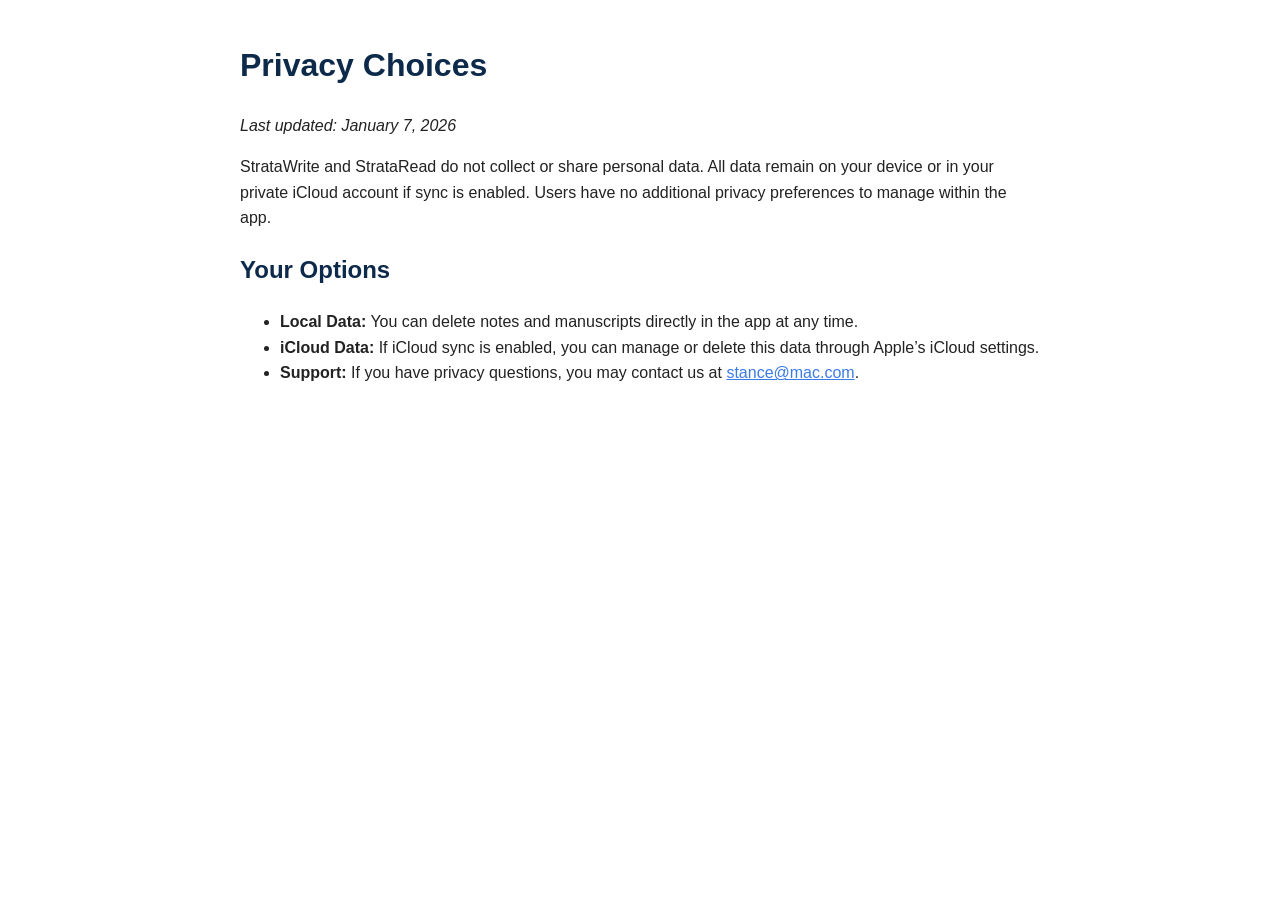
<file: privacy-choices.html>
<!DOCTYPE html>
<html lang="en">
<head>
  <meta charset="utf-8">
  <meta name="viewport" content="width=device-width, initial-scale=1">
  <title>StrataWrite Privacy Choices</title>
  <style>
    body { font-family: -apple-system, BlinkMacSystemFont, Helvetica, Arial, sans-serif; 
           max-width: 800px; margin: 40px auto; padding: 0 20px; line-height: 1.6; color: #222; }
    h1, h2 { color: #0d2a4a; }
    a { color: #3a7be6; }
  </style>
</head>
<body>
  <h1>Privacy Choices</h1>
  <p><em>Last updated: January 7, 2026</em></p>

  <p>StrataWrite and StrataRead do not collect or share personal data. All data remain on your device
  or in your private iCloud account if sync is enabled. Users have no additional privacy preferences to manage within the app.</p>

  <h2>Your Options</h2>
  <ul>
    <li><strong>Local Data:</strong> You can delete notes and manuscripts directly in the app at any time.</li>
    <li><strong>iCloud Data:</strong> If iCloud sync is enabled, you can manage or delete this data through Apple’s iCloud settings.</li>
    <li><strong>Support:</strong> If you have privacy questions, you may contact us at 
      <a href="mailto:stance@mac.com">stance@mac.com</a>.</li>
  </ul>
</body>
</html>
</file>
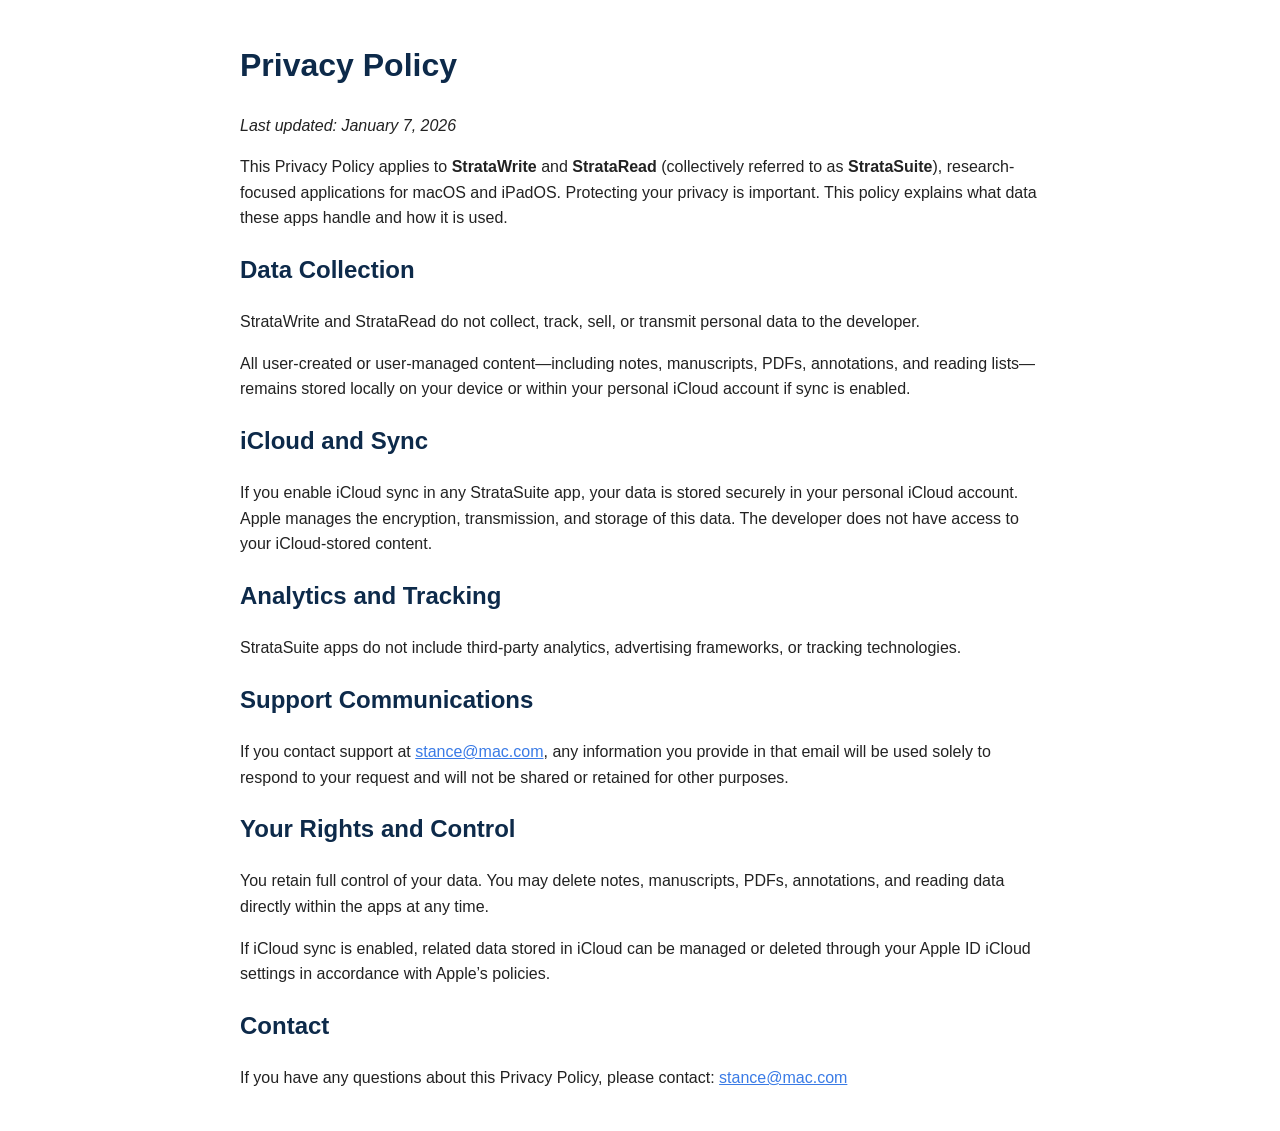
<file: privacy.html>
<!DOCTYPE html>
<html lang="en">
<head>
  <meta charset="utf-8">
  <meta name="viewport" content="width=device-width, initial-scale=1">
  <title>StrataSuite Privacy Policy</title>
  <style>
    body {
      font-family: -apple-system, BlinkMacSystemFont, Helvetica, Arial, sans-serif;
      max-width: 800px;
      margin: 40px auto;
      padding: 0 20px;
      line-height: 1.6;
      color: #222;
    }
    h1, h2 {
      color: #0d2a4a;
    }
    a {
      color: #3a7be6;
    }
  </style>
</head>
<body>

  <h1>Privacy Policy</h1>
  <p><em>Last updated: January 7, 2026</em></p>

  <p>
    This Privacy Policy applies to <strong>StrataWrite</strong> and
    <strong>StrataRead</strong> (collectively referred to as <strong>StrataSuite</strong>),
    research-focused applications for macOS and iPadOS.
    Protecting your privacy is important. This policy explains what data these apps handle and how it is used.
  </p>

  <h2>Data Collection</h2>
  <p>
    StrataWrite and StrataRead do not collect, track, sell, or transmit personal data
    to the developer.
  </p>
  <p>
    All user-created or user-managed content—including notes, manuscripts, PDFs, annotations,
    and reading lists—remains stored locally on your device or within your personal iCloud account
    if sync is enabled.
  </p>

  <h2>iCloud and Sync</h2>
  <p>
    If you enable iCloud sync in any StrataSuite app, your data is stored securely in your personal
    iCloud account. Apple manages the encryption, transmission, and storage of this data.
    The developer does not have access to your iCloud-stored content.
  </p>

  <h2>Analytics and Tracking</h2>
  <p>
    StrataSuite apps do not include third-party analytics, advertising frameworks, or tracking technologies.
  </p>

  <h2>Support Communications</h2>
  <p>
    If you contact support at <a href="mailto:stance@mac.com">stance@mac.com</a>,
    any information you provide in that email will be used solely to respond to your request
    and will not be shared or retained for other purposes.
  </p>

  <h2>Your Rights and Control</h2>
  <p>
    You retain full control of your data. You may delete notes, manuscripts, PDFs, annotations,
    and reading data directly within the apps at any time.
  </p>
  <p>
    If iCloud sync is enabled, related data stored in iCloud can be managed or deleted
    through your Apple ID iCloud settings in accordance with Apple’s policies.
  </p>

  <h2>Contact</h2>
  <p>
    If you have any questions about this Privacy Policy, please contact:
    <a href="mailto:stance@mac.com">stance@mac.com</a>
  </p>

</body>
</html>
</file>
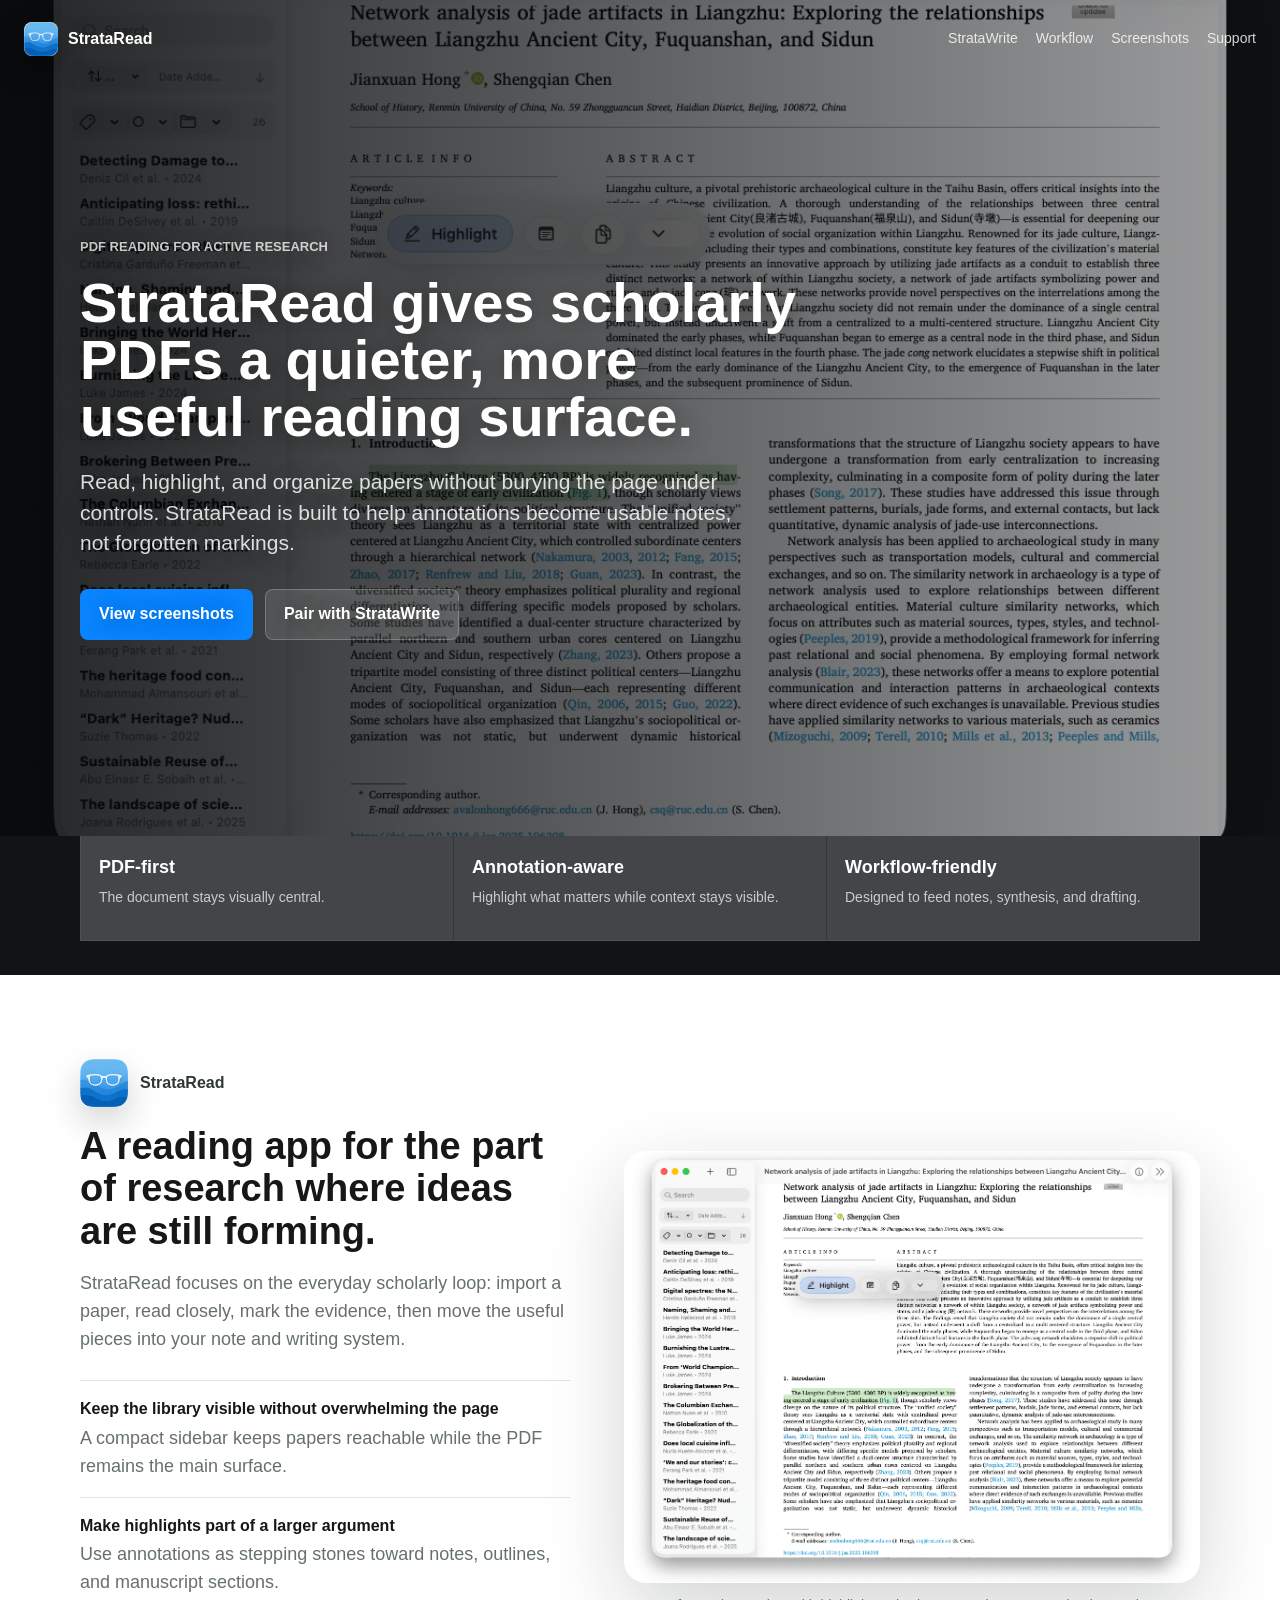
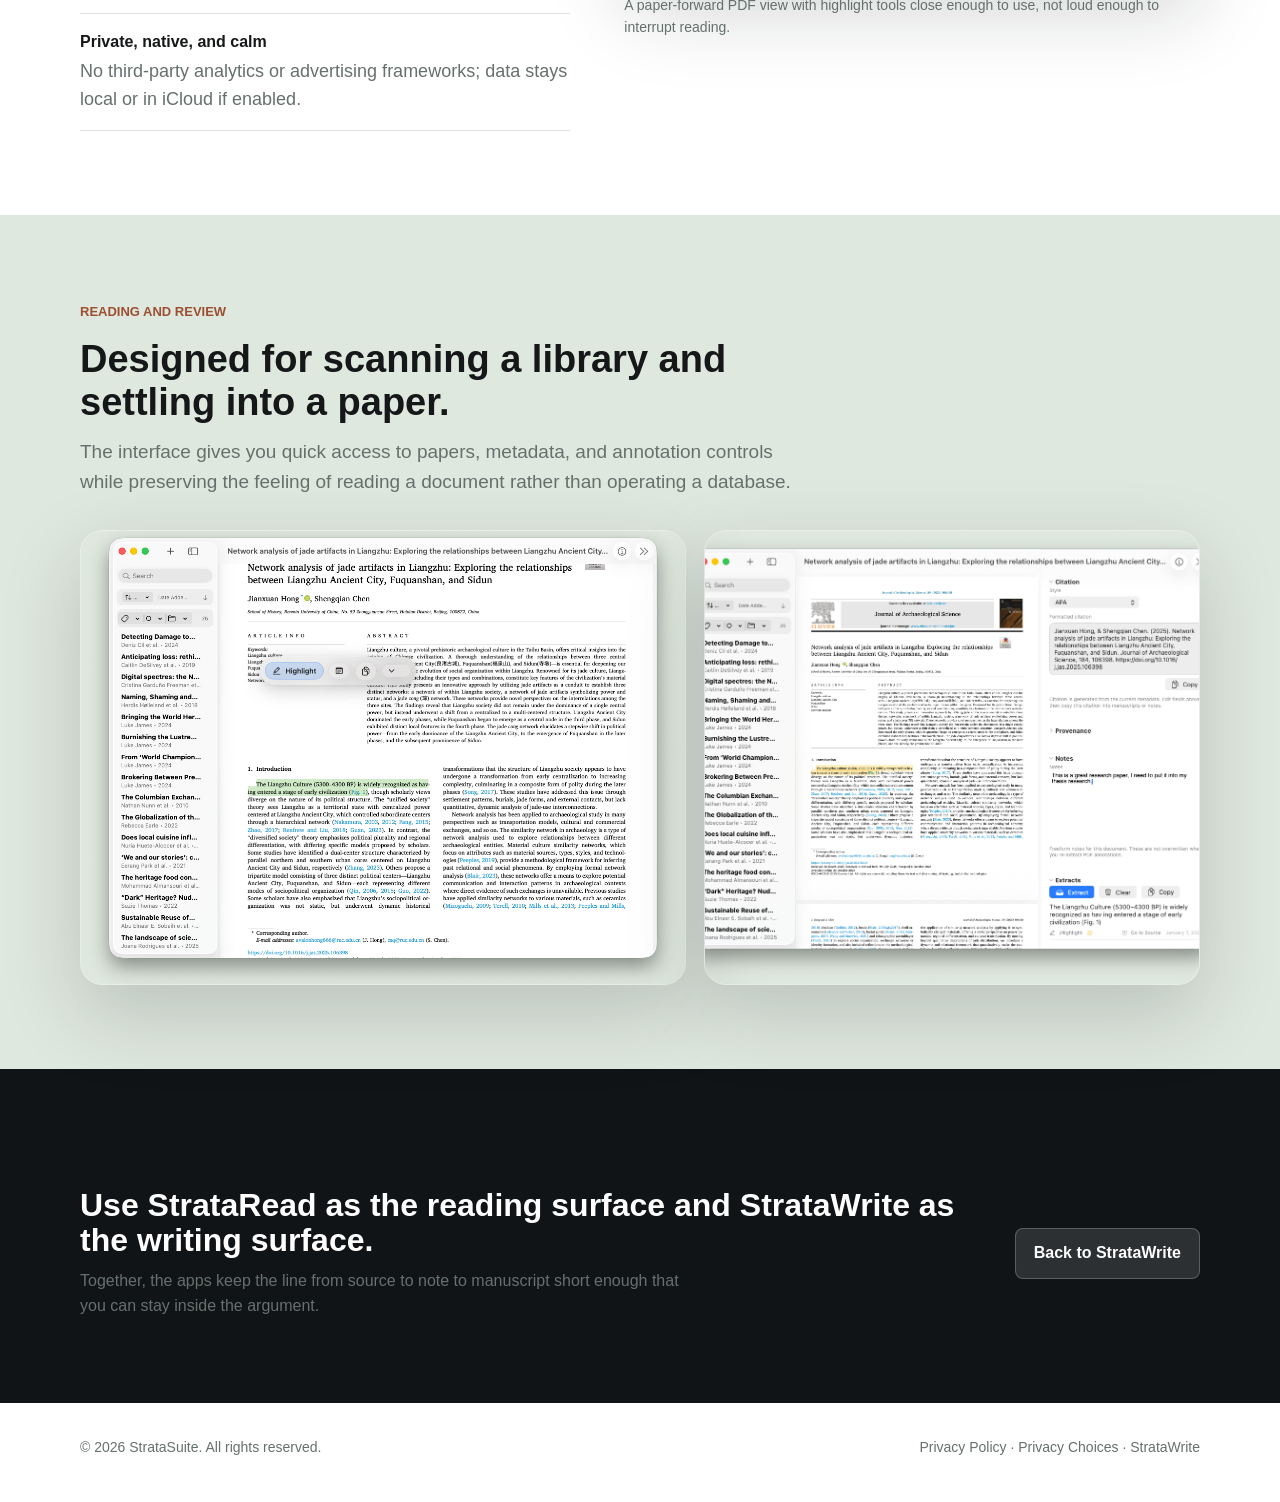
<file: strataread.html>
<!DOCTYPE html>
<html lang="en">
<head>
  <meta charset="utf-8">
  <meta name="viewport" content="width=device-width, initial-scale=1">
  <title>StrataRead &mdash; StrataSuite</title>

  <meta name="description" content="StrataRead is a PDF-first reading app for macOS and iPadOS focused on annotation and moving insights into notes and writing.">
  <meta property="og:title" content="StrataRead &mdash; StrataSuite">
  <meta property="og:description" content="PDF-first reading with an annotation-centered workflow for macOS and iPadOS.">
  <meta property="og:type" content="website">
  <meta property="og:image" content="android-chrome-512x512.png">

  <link rel="apple-touch-icon" sizes="180x180" href="apple-touch-icon.png">
  <link rel="icon" type="image/png" sizes="32x32" href="favicon-32x32.png">
  <link rel="icon" type="image/png" sizes="16x16" href="favicon-16x16.png">
  <link rel="manifest" href="site.webmanifest">
  <link rel="stylesheet" href="assets/site.css">
</head>

<body>
  <header class="hero read-hero">
    <nav class="site-nav" aria-label="Primary navigation">
      <a class="brand" href="index.html">
        <img src="assets/strataread-icon.png" alt="StrataRead icon">
        <span>StrataRead</span>
      </a>
      <div class="nav-links">
        <a href="index.html">StrataWrite</a>
        <a href="#workflow">Workflow</a>
        <a href="#screenshots">Screenshots</a>
        <a href="mailto:stance@mac.com?subject=StrataRead%20Support">Support</a>
      </div>
    </nav>

    <div class="hero-inner">
      <div class="hero-copy">
        <p class="eyebrow">PDF reading for active research</p>
        <h1>StrataRead gives scholarly PDFs a quieter, more useful reading surface.</h1>
        <p class="hero-sub">Read, highlight, and organize papers without burying the page under controls. StrataRead is built to help annotations become usable notes, not forgotten markings.</p>
        <div class="actions">
          <a class="button primary" href="#screenshots">View screenshots</a>
          <a class="button" href="index.html#stratawrite">Pair with StrataWrite</a>
        </div>
      </div>

    </div>
  </header>

  <main>
    <section class="proof-band" aria-label="StrataRead highlights">
      <div class="hero-proof">
        <div class="proof-item">
          <strong>PDF-first</strong>
          <span>The document stays visually central.</span>
        </div>
        <div class="proof-item">
          <strong>Annotation-aware</strong>
          <span>Highlight what matters while context stays visible.</span>
        </div>
        <div class="proof-item">
          <strong>Workflow-friendly</strong>
          <span>Designed to feed notes, synthesis, and drafting.</span>
        </div>
      </div>
    </section>

    <section class="band white" id="workflow">
      <div class="wrap product-row">
        <div class="product-copy">
          <div class="app-mark">
            <img src="assets/strataread-icon.png" alt="">
            <span>StrataRead</span>
          </div>
          <h2>A reading app for the part of research where ideas are still forming.</h2>
          <p>StrataRead focuses on the everyday scholarly loop: import a paper, read closely, mark the evidence, then move the useful pieces into your note and writing system.</p>

          <div class="feature-lines">
            <div class="feature-line">
              <strong>Keep the library visible without overwhelming the page</strong>
              <p>A compact sidebar keeps papers reachable while the PDF remains the main surface.</p>
            </div>
            <div class="feature-line">
              <strong>Make highlights part of a larger argument</strong>
              <p>Use annotations as stepping stones toward notes, outlines, and manuscript sections.</p>
            </div>
            <div class="feature-line">
              <strong>Private, native, and calm</strong>
              <p>No third-party analytics or advertising frameworks; data stays local or in iCloud if enabled.</p>
            </div>
          </div>
        </div>

        <figure class="screen window">
          <img src="assets/strataread-shot1.png" alt="StrataRead displaying a PDF article with highlighted text and annotation controls.">
          <figcaption class="screen-caption">A paper-forward PDF view with highlight tools close enough to use, not loud enough to interrupt reading.</figcaption>
        </figure>
      </div>
    </section>

    <section class="band sage" id="screenshots">
      <div class="wrap">
        <div class="section-heading">
          <p class="eyebrow">Reading and review</p>
          <h2>Designed for scanning a library and settling into a paper.</h2>
          <p class="lede">The interface gives you quick access to papers, metadata, and annotation controls while preserving the feeling of reading a document rather than operating a database.</p>
        </div>

        <div class="showcase-grid">
          <figure class="screen window">
            <img src="assets/strataread-shot1.png" alt="StrataRead paper library and PDF reader.">
          </figure>
          <figure class="screen window">
            <img src="assets/strataread-shot2.png" alt="StrataRead PDF reader in a second reading view.">
          </figure>
        </div>
      </div>
    </section>

    <section class="band dark">
      <div class="wrap closing">
        <div>
          <h2>Use StrataRead as the reading surface and StrataWrite as the writing surface.</h2>
          <p>Together, the apps keep the line from source to note to manuscript short enough that you can stay inside the argument.</p>
        </div>
        <a class="button" href="index.html#stratawrite">Back to StrataWrite</a>
      </div>
    </section>
  </main>

  <footer class="site-footer">
    <div class="footer-inner">
      <span>&copy; <span id="year"></span> StrataSuite. All rights reserved.</span>
      <span><a href="privacy.html">Privacy Policy</a> · <a href="privacy-choices.html">Privacy Choices</a> · <a href="index.html">StrataWrite</a></span>
    </div>
    <script>document.getElementById('year').textContent = new Date().getFullYear();</script>
  </footer>
</body>
</html>
</file>
<file: assets/site.css>
:root {
  --ink: #151718;
  --ink-soft: #303638;
  --muted: #66706d;
  --paper: #f6f7f4;
  --paper-2: #ffffff;
  --line: rgba(21, 23, 24, 0.12);
  --line-dark: rgba(255, 255, 255, 0.14);
  --blue: #0a84ff;
  --blue-dark: #075ca8;
  --clay: #9d4f32;
  --sage: #dfe8df;
  --mist: #e8edf0;
  --dark: #111417;
  --dark-2: #1d2225;
  --shadow: 0 28px 80px rgba(18, 24, 28, 0.18);
  --shadow-dark: 0 32px 90px rgba(0, 0, 0, 0.38);
}

* {
  box-sizing: border-box;
}

html {
  min-height: 100%;
  scroll-behavior: smooth;
}

body {
  margin: 0;
  min-height: 100%;
  font-family: -apple-system, BlinkMacSystemFont, "SF Pro Text", "Segoe UI", Roboto, Helvetica, Arial, sans-serif;
  color: var(--ink);
  background: var(--paper);
  line-height: 1.55;
  -webkit-font-smoothing: antialiased;
  letter-spacing: 0;
}

img {
  display: block;
  max-width: 100%;
}

a {
  color: inherit;
}

.site-nav {
  position: absolute;
  z-index: 5;
  top: 22px;
  left: 24px;
  right: 24px;
  display: flex;
  align-items: center;
  justify-content: space-between;
  gap: 20px;
  color: #fff;
}

.brand {
  display: inline-flex;
  align-items: center;
  gap: 10px;
  font-weight: 700;
  text-decoration: none;
}

.brand img {
  width: 34px;
  height: 34px;
  border-radius: 8px;
  box-shadow: 0 12px 28px rgba(0, 0, 0, 0.28);
}

.nav-links {
  display: flex;
  align-items: center;
  gap: 18px;
  font-size: 14px;
}

.nav-links a {
  color: rgba(255, 255, 255, 0.82);
  text-decoration: none;
}

.nav-links a:hover {
  color: #fff;
}

.hero {
  position: relative;
  min-height: calc(100svh - 64px);
  display: flex;
  align-items: center;
  overflow: hidden;
  color: #fff;
  background: var(--dark);
}

.hero::before,
.hero::after {
  content: "";
  position: absolute;
  inset: 0;
}

.hero::before {
  background-size: cover;
  background-position: center;
  opacity: 0.9;
  transform: scale(1.01);
}

.hero::after {
  background: rgba(7, 9, 10, 0.28);
}

.hero.home-hero::after {
  background: linear-gradient(90deg, rgba(7, 9, 10, 0.88) 0%, rgba(7, 9, 10, 0.72) 46%, rgba(7, 9, 10, 0.24) 100%);
}

.hero.home-hero::before {
  background-image: url("shot1.png");
  background-position: center 62%;
}

.hero.read-hero::before {
  background-image: url("strataread-shot1.png");
  background-position: center;
  opacity: 0.82;
}

.hero.read-hero::after {
  background: linear-gradient(90deg, rgba(7, 9, 10, 0.86) 0%, rgba(7, 9, 10, 0.58) 48%, rgba(7, 9, 10, 0.26) 100%);
}

.hero.updates-hero {
  min-height: 72svh;
}

.hero.updates-hero::before {
  background-image: url("shot3.png");
  background-position: center 42%;
}

.hero.updates-hero::after {
  background: linear-gradient(90deg, rgba(7, 9, 10, 0.9) 0%, rgba(7, 9, 10, 0.66) 48%, rgba(7, 9, 10, 0.22) 100%);
}

.hero-inner {
  position: relative;
  z-index: 2;
  width: min(1120px, calc(100% - 48px));
  margin: 0 auto;
  padding: 118px 0 80px;
}

.hero-copy {
  max-width: 720px;
  text-shadow: 0 2px 24px rgba(0, 0, 0, 0.42);
}

.eyebrow {
  display: inline-flex;
  align-items: center;
  gap: 8px;
  margin: 0 0 16px;
  color: rgba(255, 255, 255, 0.76);
  font-size: 13px;
  font-weight: 700;
  text-transform: uppercase;
}

h1,
h2,
h3,
p {
  letter-spacing: 0;
}

h1 {
  margin: 0;
  max-width: 820px;
  font-size: 56px;
  line-height: 1.02;
  font-weight: 780;
}

.hero-sub {
  margin: 22px 0 0;
  max-width: 680px;
  font-size: 21px;
  line-height: 1.46;
  color: rgba(255, 255, 255, 0.84);
}

.actions {
  display: flex;
  flex-wrap: wrap;
  gap: 12px;
  margin-top: 30px;
}

.button {
  display: inline-flex;
  min-height: 48px;
  align-items: center;
  justify-content: center;
  padding: 12px 18px;
  border-radius: 8px;
  border: 1px solid rgba(255, 255, 255, 0.22);
  color: #fff;
  text-decoration: none;
  font-weight: 700;
  background: rgba(255, 255, 255, 0.12);
}

.button.primary {
  border-color: transparent;
  background: var(--blue);
}

.button.light {
  border-color: var(--line);
  color: var(--ink);
  background: #fff;
}

.button:hover {
  transform: translateY(-1px);
}

.hero-proof {
  display: grid;
  grid-template-columns: repeat(3, minmax(0, 1fr));
  gap: 1px;
  width: min(760px, 100%);
  margin-top: 54px;
  border: 1px solid var(--line-dark);
  background: var(--line-dark);
}

.proof-band {
  margin-top: -1px;
  padding: 0 24px 34px;
  color: #fff;
  background: var(--dark);
}

.proof-band .hero-proof {
  width: min(1120px, 100%);
  margin: 0 auto;
}

.proof-item {
  min-height: 104px;
  padding: 18px;
  background: rgba(255, 255, 255, 0.08);
}

.proof-item strong {
  display: block;
  font-size: 18px;
  color: #fff;
}

.proof-item span {
  display: block;
  margin-top: 5px;
  color: rgba(255, 255, 255, 0.72);
  font-size: 14px;
}

.band {
  padding: 84px 24px;
}

.band.white {
  background: var(--paper-2);
}

.band.sage {
  background: var(--sage);
}

.band.dark {
  color: #fff;
  background: var(--dark);
}

.band.mist {
  background: var(--mist);
}

.wrap {
  width: min(1120px, 100%);
  margin: 0 auto;
}

.section-heading {
  max-width: 760px;
  margin: 0 0 34px;
}

.section-heading.center {
  margin-left: auto;
  margin-right: auto;
  text-align: center;
}

.section-heading .eyebrow {
  color: var(--clay);
}

.band.dark .section-heading .eyebrow {
  color: #8ec5ff;
}

h2 {
  margin: 0;
  font-size: 38px;
  line-height: 1.12;
}

.lede {
  margin: 14px 0 0;
  color: var(--muted);
  font-size: 19px;
  max-width: 720px;
}

.band.dark .lede,
.band.dark .feature-line p,
.band.dark .product-copy p {
  color: rgba(255, 255, 255, 0.72);
}

.product-row {
  display: grid;
  grid-template-columns: minmax(0, 0.92fr) minmax(0, 1.08fr);
  gap: 54px;
  align-items: center;
}

.product-row.reverse {
  grid-template-columns: minmax(0, 1.08fr) minmax(0, 0.92fr);
}

.product-copy {
  max-width: 520px;
}

.product-copy h2 {
  margin-top: 10px;
}

.product-copy p {
  color: var(--muted);
  font-size: 18px;
}

.app-mark {
  display: inline-flex;
  align-items: center;
  gap: 12px;
  color: var(--ink-soft);
  font-weight: 800;
}

.band.dark .app-mark {
  color: #fff;
}

.app-mark img {
  width: 48px;
  height: 48px;
  border-radius: 11px;
  box-shadow: 0 14px 34px rgba(0, 0, 0, 0.18);
}

.feature-lines {
  display: grid;
  gap: 0;
  margin-top: 26px;
  border-top: 1px solid var(--line);
}

.band.dark .feature-lines {
  border-top-color: var(--line-dark);
}

.feature-line {
  padding: 16px 0;
  border-bottom: 1px solid var(--line);
}

.band.dark .feature-line {
  border-bottom-color: var(--line-dark);
}

.feature-line strong {
  display: block;
  margin-bottom: 3px;
}

.feature-line p {
  margin: 0;
  color: var(--muted);
}

.screen {
  margin: 0;
  position: relative;
}

.screen img {
  width: 100%;
  aspect-ratio: 4 / 3;
  object-fit: cover;
  object-position: center;
  border: 1px solid rgba(255, 255, 255, 0.24);
  box-shadow: var(--shadow);
}

.band.dark .screen img {
  box-shadow: var(--shadow-dark);
  border-color: rgba(255, 255, 255, 0.16);
}

.screen.window img {
  border-radius: 22px;
}

.screen.ipad img {
  border-radius: 30px;
}

.screen-caption {
  margin-top: 12px;
  color: var(--muted);
  font-size: 14px;
}

.band.dark .screen-caption {
  color: rgba(255, 255, 255, 0.56);
}

.showcase-grid {
  display: grid;
  grid-template-columns: 1.1fr 0.9fr;
  gap: 18px;
  align-items: stretch;
}

.showcase-grid .screen img {
  height: 100%;
}

.feature-grid {
  display: grid;
  grid-template-columns: repeat(3, minmax(0, 1fr));
  gap: 12px;
}

.feature-tile {
  min-height: 210px;
  padding: 22px;
  border-radius: 8px;
  border: 1px solid var(--line);
  background: rgba(255, 255, 255, 0.62);
}

.feature-tile h3 {
  margin: 0;
  font-size: 20px;
}

.feature-tile p {
  margin: 10px 0 0;
  color: var(--muted);
}

.blog-main {
  background: var(--paper);
}

.blog-layout {
  display: grid;
  grid-template-columns: minmax(0, 1fr) 280px;
  gap: 28px;
  align-items: start;
}

.post-list {
  display: grid;
  gap: 20px;
}

.post-card {
  padding: 34px;
  border: 1px solid var(--line);
  border-radius: 8px;
  background: var(--paper-2);
  box-shadow: 0 18px 48px rgba(18, 24, 28, 0.08);
}

.post-card.featured {
  border-color: rgba(10, 132, 255, 0.24);
}

.post-meta {
  display: flex;
  flex-wrap: wrap;
  gap: 10px;
  align-items: center;
  margin-bottom: 14px;
  color: var(--muted);
  font-size: 14px;
}

.post-badge {
  display: inline-flex;
  align-items: center;
  min-height: 26px;
  padding: 4px 9px;
  border-radius: 8px;
  color: var(--blue-dark);
  background: rgba(10, 132, 255, 0.1);
  font-weight: 800;
}

.post-card h2 {
  font-size: 30px;
}

.post-card h3 {
  margin: 28px 0 8px;
  font-size: 19px;
}

.post-card p {
  color: var(--ink-soft);
}

.post-card p,
.post-card li {
  font-size: 17px;
}

.post-card ul {
  margin: 12px 0 0;
  padding-left: 22px;
  color: var(--ink-soft);
}

.post-card li {
  margin: 6px 0;
}

.divider {
  height: 1px;
  margin: 24px 0;
  background: var(--line);
}

.blog-sidebar {
  position: sticky;
  top: 22px;
}

.sidebar-panel {
  padding: 22px;
  border: 1px solid var(--line);
  border-radius: 8px;
  background: rgba(255, 255, 255, 0.66);
}

.sidebar-panel + .sidebar-panel {
  margin-top: 14px;
}

.sidebar-panel h2,
.sidebar-panel h3 {
  margin: 0;
  font-size: 18px;
}

.sidebar-panel p {
  margin: 10px 0 0;
  color: var(--muted);
}

.archive-list {
  display: grid;
  gap: 10px;
  margin-top: 14px;
}

.archive-list a {
  display: block;
  padding-top: 10px;
  border-top: 1px solid var(--line);
  color: var(--ink);
  text-decoration: none;
  font-weight: 800;
}

.archive-list span {
  display: block;
  color: var(--muted);
  font-size: 13px;
  font-weight: 500;
}

.closing {
  display: grid;
  grid-template-columns: 1fr auto;
  gap: 28px;
  align-items: center;
  border-top: 1px solid var(--line);
  padding-top: 34px;
}

.closing h2 {
  font-size: 32px;
}

.closing p {
  margin: 10px 0 0;
  color: var(--muted);
  max-width: 620px;
}

.site-footer {
  padding: 34px 24px 44px;
  color: var(--muted);
  background: var(--paper-2);
  font-size: 14px;
}

.footer-inner {
  width: min(1120px, 100%);
  margin: 0 auto;
  display: flex;
  justify-content: space-between;
  gap: 18px;
  flex-wrap: wrap;
}

.site-footer a {
  color: var(--muted);
  text-decoration: none;
}

.site-footer a:hover {
  color: var(--ink);
}

@media (max-width: 900px) {
  .site-nav {
    top: 16px;
    left: 18px;
    right: 18px;
  }

  .nav-links {
    gap: 12px;
    font-size: 13px;
  }

  .hero-inner {
    width: min(100% - 36px, 1120px);
    padding-top: 110px;
    padding-bottom: 58px;
  }

  h1 {
    font-size: 42px;
  }

  h2 {
    font-size: 32px;
  }

  .hero-sub {
    font-size: 19px;
  }

  .hero-proof,
  .product-row,
  .product-row.reverse,
  .showcase-grid,
  .feature-grid,
  .blog-layout,
  .closing {
    grid-template-columns: 1fr;
  }

  .product-row,
  .product-row.reverse {
    gap: 32px;
  }

  .product-row.reverse .product-copy {
    order: -1;
  }

  .blog-sidebar {
    position: static;
  }
}

@media (max-width: 640px) {
  .site-nav {
    align-items: flex-start;
  }

  .brand span {
    display: none;
  }

  .nav-links {
    justify-content: flex-end;
    flex-wrap: wrap;
  }

  .hero {
    min-height: calc(100svh - 40px);
  }

  .hero-inner {
    width: calc(100% - 32px);
  }

  h1 {
    font-size: 36px;
  }

  h2 {
    font-size: 28px;
  }

  .hero-sub,
  .lede,
  .product-copy p {
    font-size: 17px;
  }

  .band {
    padding: 62px 18px;
  }

  .post-card {
    padding: 24px 20px;
  }

  .post-card h2 {
    font-size: 25px;
  }

  .button {
    width: 100%;
  }

  .proof-item {
    min-height: 88px;
  }

  .screen.ipad img,
  .screen.window img {
    border-radius: 16px;
  }
}
</file>
